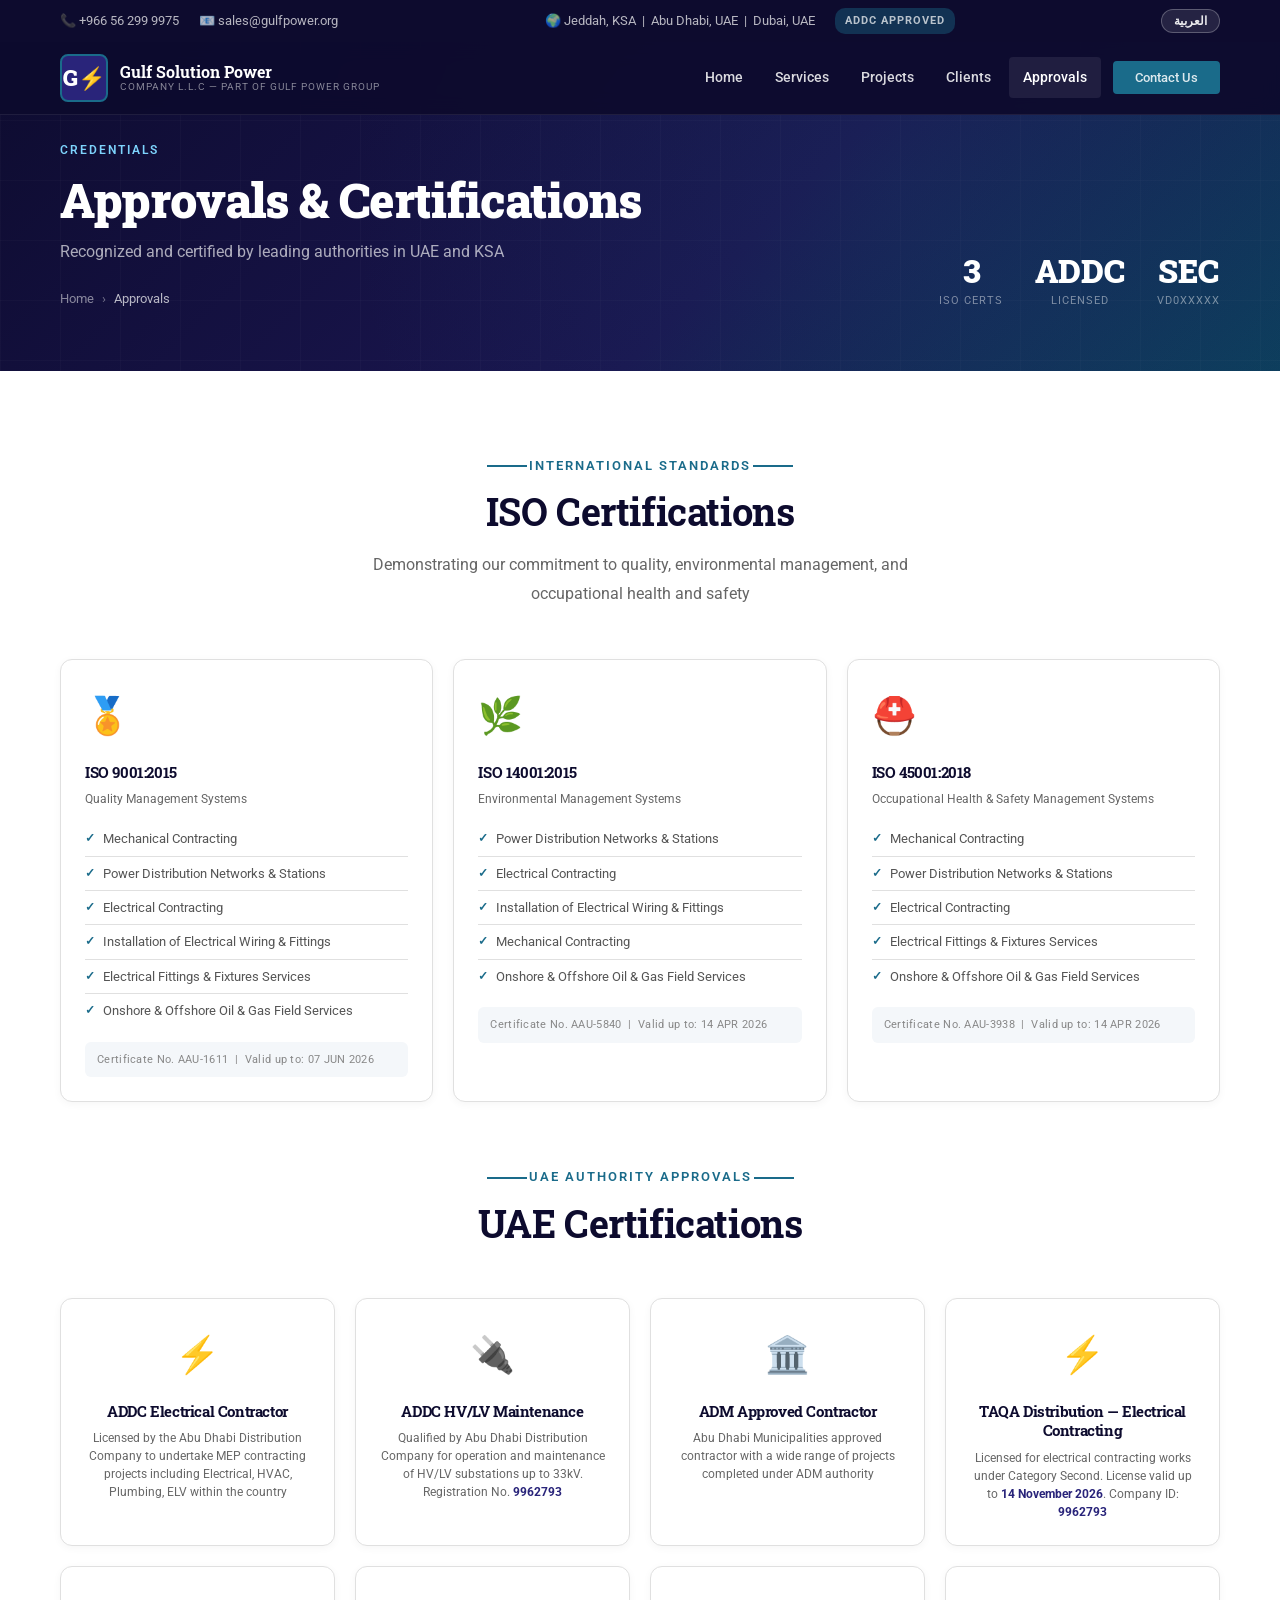
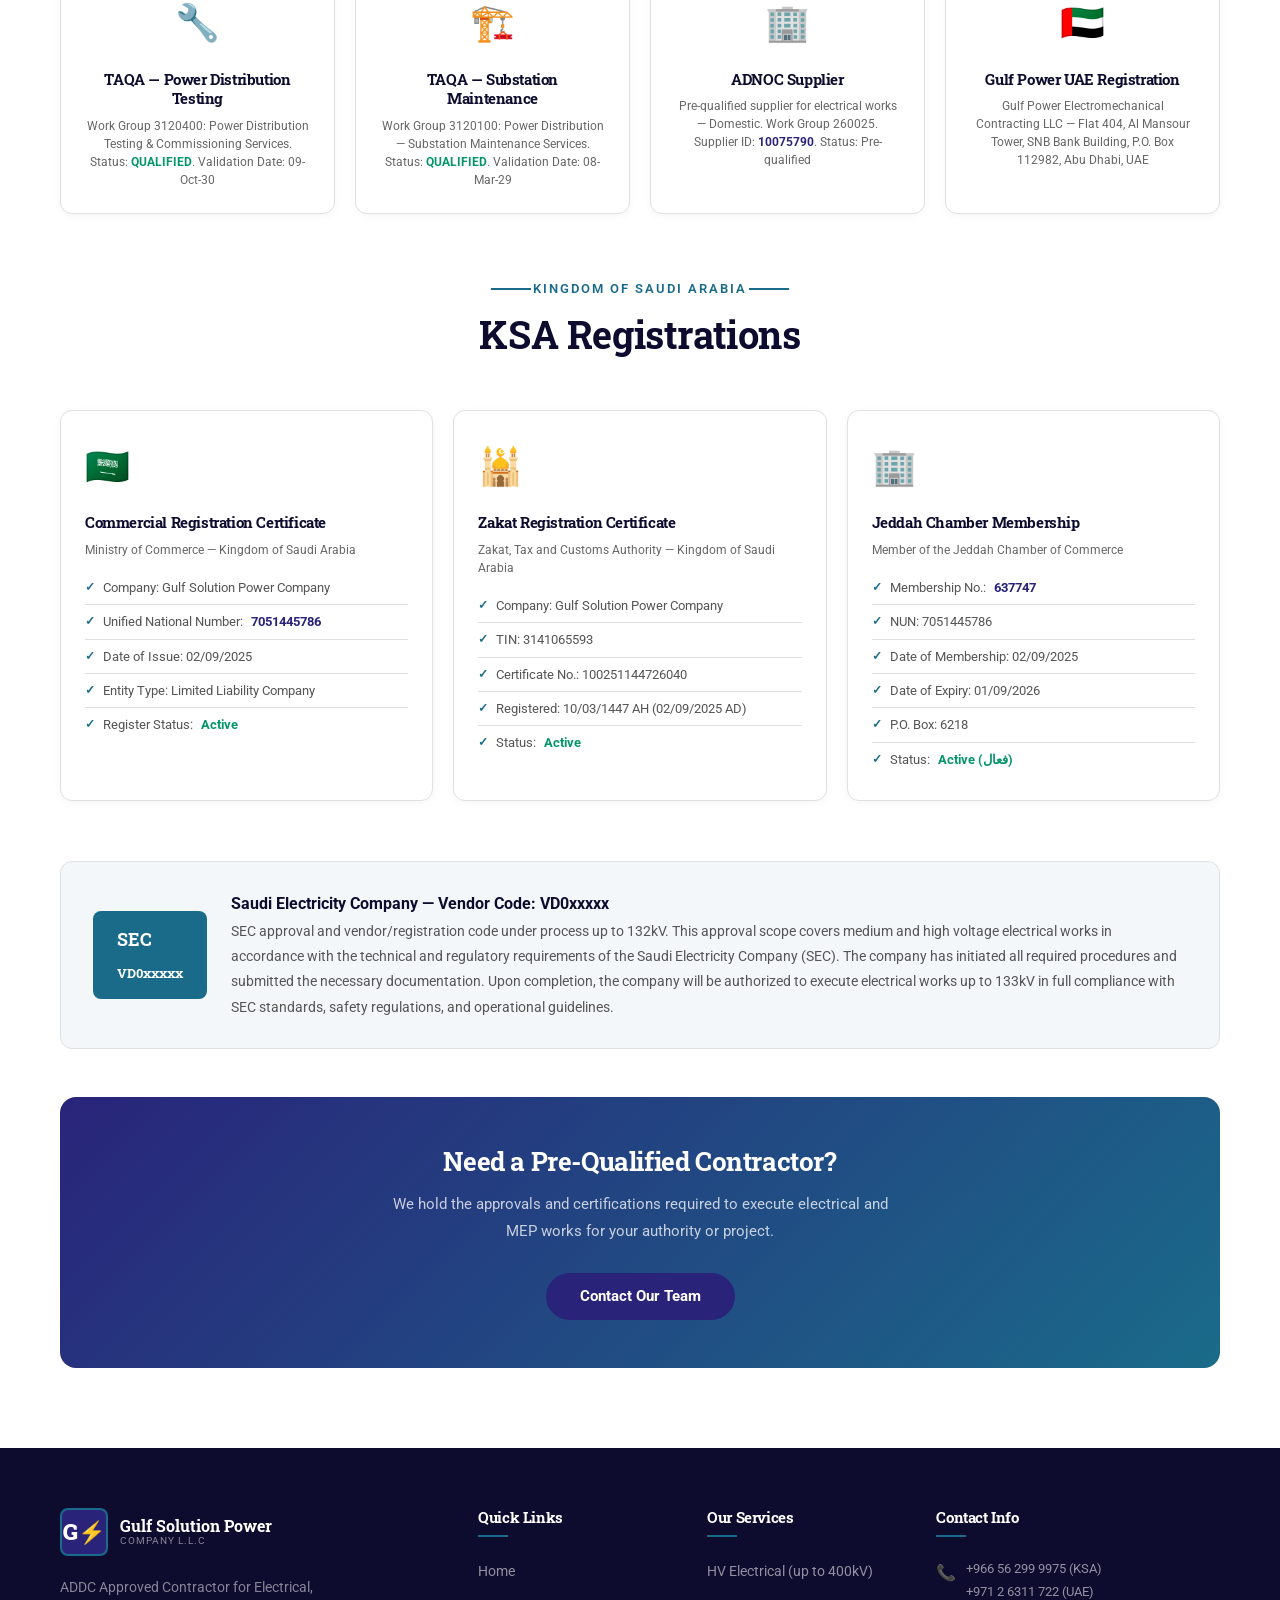
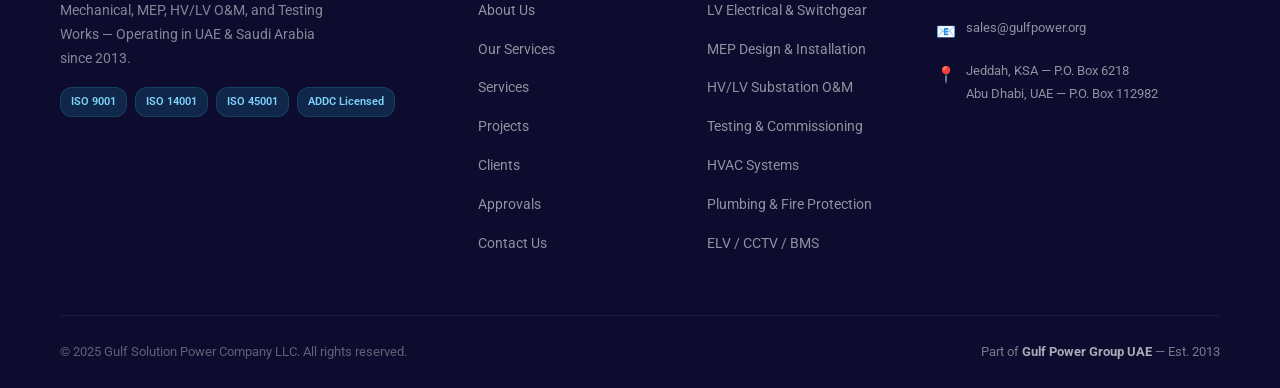
<file: approvals.html>
<!DOCTYPE html>
<html lang="en">
<head>
  <meta charset="UTF-8" />
  <meta name="viewport" content="width=device-width, initial-scale=1.0" />
  <title>Approvals & Certifications — Gulf Solution Power Company LLC</title>
  <meta name="description" content="ISO 9001, ISO 14001, ISO 45001, ADDC Electrical Contractor, ADDC HV/LV Maintenance, ADM Approved, TAQA Qualified, SEC Vendor VD042735." />
  <link rel="preconnect" href="https://fonts.googleapis.com" />
  <link rel="preconnect" href="https://fonts.gstatic.com" crossorigin />
  <link href="https://fonts.googleapis.com/css2?family=Roboto:wght@300;400;500;700;900&family=Roboto+Slab:wght@400;600;700;900&family=Cairo:wght@400;500;600;700;900&display=swap" rel="stylesheet" />
  <link rel="stylesheet" href="assets/css/style.css" />
</head>
<body>

<!-- PAGE LOADER -->
<div id="page-loader">
  <div class="loader-inner">
    <div class="loader-logo">GULF <span>⚡</span> POWER</div>
    <div class="loader-bar"><div class="loader-bar-inner"></div></div>
  </div>
</div>

<!-- ============ HEADER ============ -->
<header id="site-header">
  <div class="header-top">
    <div class="container">
      <div class="header-top-left">
        <span>📞 +966 56 299 9975</span>
        <span>📧 sales@gulfpower.org</span>
      </div>
      <div class="header-top-right">
        <span data-i18n-html="common.topbar_location">🌍 Jeddah, KSA &nbsp;|&nbsp; Abu Dhabi, UAE &nbsp;|&nbsp; Dubai, UAE</span>
        <span data-i18n="common.topbar_badge" style="background:rgba(26,107,138,0.4);padding:3px 10px;border-radius:10px;font-size:11px;font-weight:700;letter-spacing:1px;">ADDC APPROVED</span>
      </div>
      <div class="lang-switcher-container">
          <button id="lang-toggle-btn" onclick="toggleLanguage()">العربية</button>
     </div>
    </div>
  </div>
  <div class="header-main">
    <div class="container">
      <a href="index.html" class="site-logo">
        <div class="logo-icon">G<i class="lightning">⚡</i></div>
        <div class="logo-text">
          <span class="name">Gulf Solution Power</span>
          <span class="tagline" data-i18n="common.logo_tagline">Company L.L.C — Part of Gulf Power Group</span>
        </div>
      </a>
      <nav class="main-nav">
        <ul>
          <li><a href="index.html" data-i18n="common.nav_home">Home</a></li>
          <li><a href="services.html" data-i18n="common.nav_services">Services</a></li>
          <li><a href="projects.html" data-i18n="common.nav_projects">Projects</a></li>
          <li><a href="clients.html" data-i18n="common.nav_clients">Clients</a></li>
          <li class="active"><a href="approvals.html" data-i18n="common.nav_approvals">Approvals</a></li>
          <li><a href="contact.html" class="btn btn-secondary" data-i18n="common.nav_contact">Contact Us</a></li>
        </ul>
      </nav>
      <button class="hamburger" aria-label="Open menu">
        <span></span><span></span><span></span>
      </button>
    </div>
  </div>
  <nav class="mobile-nav">
    <ul>
      <li><a href="index.html" data-i18n="common.nav_home">Home</a></li>
      <li><a href="services.html" data-i18n="common.nav_services">Services</a></li>
      <li><a href="projects.html" data-i18n="common.nav_projects">Projects</a></li>
      <li><a href="clients.html" data-i18n="common.nav_clients">Clients</a></li>
      <li><a href="approvals.html" data-i18n="common.nav_approvals">Approvals</a></li>
      <li><a href="contact.html" data-i18n="common.nav_contact">Contact Us</a></li>
    </ul>
  </nav>
</header>

<!-- ============ PAGE BANNER ============ -->
<div class="page-banner">
  <div class="page-banner-bg"></div>
  <div class="container">
    <div class="page-banner-content">
      <span class="subtitle-tag" data-i18n="approvals.banner_tag">Credentials</span>
      <h1 data-i18n-html="approvals.banner_title">Approvals &amp; Certifications</h1>
      <p data-i18n="approvals.banner_desc">Recognized and certified by leading authorities in UAE and KSA</p>
      <div class="breadcrumb">
        <a href="index.html" data-i18n="common.nav_home">Home</a>
        <span>›</span>
        <span data-i18n="common.nav_approvals">Approvals</span>
      </div>
    </div>
    <div class="page-banner-stats">
      <div class="banner-stat"><span class="num">3</span><span class="lbl" data-i18n="approvals.stat_iso">ISO Certs</span></div>
      <div class="banner-stat"><span class="num">ADDC</span><span class="lbl" data-i18n="approvals.stat_addc">Licensed</span></div>
      <div class="banner-stat"><span class="num">SEC</span><span class="lbl">VD0xxxxx</span></div>
    </div>
  </div>
</div>

<!-- ============ APPROVALS ============ -->
<section id="approvals" class="section">
  <div class="container">

    <!-- ISO -->
    <div class="section-header fade-in">
      <span class="subtitle" data-i18n="approvals.iso_subtitle">International Standards</span>
      <h2 data-i18n="approvals.iso_heading">ISO Certifications</h2>
      <p data-i18n="approvals.iso_desc">Demonstrating our commitment to quality, environmental management, and occupational health and safety</p>
    </div>
    <div class="approvals-grid fade-in" style="grid-template-columns:repeat(3,1fr);margin-bottom:60px;">
      <div class="approval-card approval-card-lg">
        <div class="approval-icon">🏅</div>
        <h4 data-i18n="approvals.iso1_title">ISO 9001:2015</h4>
        <p style="margin-bottom:14px;" data-i18n="approvals.iso1_desc">Quality Management Systems</p>
        <ul class="approval-list">
          <li data-i18n="approvals.iso1_li1">Mechanical Contracting</li>
          <li data-i18n-html="approvals.iso1_li2">Power Distribution Networks &amp; Stations</li>
          <li data-i18n="approvals.iso1_li3">Electrical Contracting</li>
          <li data-i18n-html="approvals.iso1_li4">Installation of Electrical Wiring &amp; Fittings</li>
          <li data-i18n-html="approvals.iso1_li5">Electrical Fittings &amp; Fixtures Services</li>
          <li data-i18n-html="approvals.iso1_li6">Onshore &amp; Offshore Oil &amp; Gas Field Services</li>
        </ul>
        <div class="approval-meta" data-i18n-html="approvals.iso1_meta">Certificate No. AAU-1611 &nbsp;|&nbsp; Valid up to: 07 JUN 2026</div>
      </div>
      <div class="approval-card approval-card-lg">
        <div class="approval-icon">🌿</div>
        <h4 data-i18n="approvals.iso2_title">ISO 14001:2015</h4>
        <p style="margin-bottom:14px;" data-i18n="approvals.iso2_desc">Environmental Management Systems</p>
        <ul class="approval-list">
          <li data-i18n-html="approvals.iso2_li1">Power Distribution Networks &amp; Stations</li>
          <li data-i18n="approvals.iso2_li2">Electrical Contracting</li>
          <li data-i18n-html="approvals.iso2_li3">Installation of Electrical Wiring &amp; Fittings</li>
          <li data-i18n="approvals.iso2_li4">Mechanical Contracting</li>
          <li data-i18n-html="approvals.iso2_li5">Onshore &amp; Offshore Oil &amp; Gas Field Services</li>
        </ul>
        <div class="approval-meta" data-i18n-html="approvals.iso2_meta">Certificate No. AAU-5840 &nbsp;|&nbsp; Valid up to: 14 APR 2026</div>
      </div>
      <div class="approval-card approval-card-lg">
        <div class="approval-icon">⛑️</div>
        <h4 data-i18n="approvals.iso3_title">ISO 45001:2018</h4>
        <p style="margin-bottom:14px;" data-i18n-html="approvals.iso3_desc">Occupational Health &amp; Safety Management Systems</p>
        <ul class="approval-list">
          <li data-i18n="approvals.iso3_li1">Mechanical Contracting</li>
          <li data-i18n-html="approvals.iso3_li2">Power Distribution Networks &amp; Stations</li>
          <li data-i18n="approvals.iso3_li3">Electrical Contracting</li>
          <li data-i18n-html="approvals.iso3_li4">Electrical Fittings &amp; Fixtures Services</li>
          <li data-i18n-html="approvals.iso3_li5">Onshore &amp; Offshore Oil &amp; Gas Field Services</li>
        </ul>
        <div class="approval-meta" data-i18n-html="approvals.iso3_meta">Certificate No. AAU-3938 &nbsp;|&nbsp; Valid up to: 14 APR 2026</div>
      </div>
    </div>

    <!-- UAE Approvals -->
    <div class="section-header fade-in">
      <span class="subtitle" data-i18n="approvals.uae_subtitle">UAE Authority Approvals</span>
      <h2 data-i18n="approvals.uae_heading">UAE Certifications</h2>
    </div>
    <div class="approvals-grid fade-in" style="margin-bottom:60px;">
      <div class="approval-card">
        <div class="approval-icon">⚡</div>
        <h4 data-i18n="approvals.u1_title">ADDC Electrical Contractor</h4>
        <p data-i18n="approvals.u1_desc">Licensed by the Abu Dhabi Distribution Company to undertake MEP contracting projects including Electrical, HVAC, Plumbing, ELV within the country</p>
      </div>
      <div class="approval-card">
        <div class="approval-icon">🔌</div>
        <h4 data-i18n="approvals.u2_title">ADDC HV/LV Maintenance</h4>
        <p data-i18n-html="approvals.u2_desc">Qualified by Abu Dhabi Distribution Company for operation and maintenance of HV/LV substations up to 33kV. Registration No. <strong style="color:var(--color-primary);">9962793</strong></p>
      </div>
      <div class="approval-card">
        <div class="approval-icon">🏛️</div>
        <h4 data-i18n="approvals.u3_title">ADM Approved Contractor</h4>
        <p data-i18n="approvals.u3_desc">Abu Dhabi Municipalities approved contractor with a wide range of projects completed under ADM authority</p>
      </div>
      <div class="approval-card">
        <div class="approval-icon">⚡</div>
        <h4 data-i18n="approvals.u4_title">TAQA Distribution — Electrical Contracting</h4>
        <p data-i18n-html="approvals.u4_desc">Licensed for electrical contracting works under Category Second. License valid up to <strong style="color:var(--color-primary);">14 November 2026</strong>. Company ID: <strong style="color:var(--color-primary);">9962793</strong></p>
      </div>
      <div class="approval-card">
        <div class="approval-icon">🔧</div>
        <h4 data-i18n="approvals.u5_title">TAQA — Power Distribution Testing</h4>
        <p data-i18n-html="approvals.u5_desc">Work Group 3120400: Power Distribution Testing &amp; Commissioning Services. Status: <strong style="color:#059669;">QUALIFIED</strong>. Validation Date: 09-Oct-30</p>
      </div>
      <div class="approval-card">
        <div class="approval-icon">🏗️</div>
        <h4 data-i18n="approvals.u6_title">TAQA — Substation Maintenance</h4>
        <p data-i18n-html="approvals.u6_desc">Work Group 3120100: Power Distribution — Substation Maintenance Services. Status: <strong style="color:#059669;">QUALIFIED</strong>. Validation Date: 08-Mar-29</p>
      </div>
      <div class="approval-card">
        <div class="approval-icon">🏢</div>
        <h4 data-i18n="approvals.u7_title">ADNOC Supplier</h4>
        <p data-i18n-html="approvals.u7_desc">Pre-qualified supplier for electrical works — Domestic. Work Group 260025. Supplier ID: <strong style="color:var(--color-primary);">10075790</strong>. Status: Pre-qualified</p>
      </div>
      <div class="approval-card">
        <div class="approval-icon">🇦🇪</div>
        <h4 data-i18n="approvals.u8_title">Gulf Power UAE Registration</h4>
        <p data-i18n="approvals.u8_desc">Gulf Power Electromechanical Contracting LLC — Flat 404, Al Mansour Tower, SNB Bank Building, P.O. Box 112982, Abu Dhabi, UAE</p>
      </div>
    </div>

    <!-- KSA Approvals -->
    <div class="section-header fade-in">
      <span class="subtitle" data-i18n="approvals.ksa_subtitle">Kingdom of Saudi Arabia</span>
      <h2 data-i18n="approvals.ksa_heading">KSA Registrations</h2>
    </div>
    <div class="approvals-grid fade-in" style="grid-template-columns:repeat(3,1fr);margin-bottom:60px;">
      <div class="approval-card approval-card-lg">
        <div class="approval-icon">🇸🇦</div>
        <h4 data-i18n="approvals.k1_title">Commercial Registration Certificate</h4>
        <p style="margin-bottom:12px;" data-i18n="approvals.k1_desc">Ministry of Commerce — Kingdom of Saudi Arabia</p>
        <ul class="approval-list">
          <li data-i18n="approvals.k1_li1">Company: Gulf Solution Power Company</li>
          <li data-i18n-html="approvals.k1_li2">Unified National Number: <strong style="color:var(--color-primary);">7051445786</strong></li>
          <li data-i18n="approvals.k1_li3">Date of Issue: 02/09/2025</li>
          <li data-i18n="approvals.k1_li4">Entity Type: Limited Liability Company</li>
          <li data-i18n-html="approvals.k1_li5">Register Status: <strong style="color:#059669;">Active</strong></li>
        </ul>
      </div>
      <div class="approval-card approval-card-lg">
        <div class="approval-icon">🕌</div>
        <h4 data-i18n="approvals.k2_title">Zakat Registration Certificate</h4>
        <p style="margin-bottom:12px;" data-i18n="approvals.k2_desc">Zakat, Tax and Customs Authority — Kingdom of Saudi Arabia</p>
        <ul class="approval-list">
          <li data-i18n="approvals.k2_li1">Company: Gulf Solution Power Company</li>
          <li data-i18n="approvals.k2_li2">TIN: 3141065593</li>
          <li data-i18n="approvals.k2_li3">Certificate No.: 100251144726040</li>
          <li data-i18n="approvals.k2_li4">Registered: 10/03/1447 AH (02/09/2025 AD)</li>
          <li data-i18n-html="approvals.k2_li5">Status: <strong style="color:#059669;">Active</strong></li>
        </ul>
      </div>
      <div class="approval-card approval-card-lg">
        <div class="approval-icon">🏢</div>
        <h4 data-i18n="approvals.k3_title">Jeddah Chamber Membership</h4>
        <p style="margin-bottom:12px;" data-i18n="approvals.k3_desc">Member of the Jeddah Chamber of Commerce</p>
        <ul class="approval-list">
          <li data-i18n-html="approvals.k3_li1">Membership No.: <strong style="color:var(--color-primary);">637747</strong></li>
          <li data-i18n="approvals.k3_li2">NUN: 7051445786</li>
          <li data-i18n="approvals.k3_li3">Date of Membership: 02/09/2025</li>
          <li data-i18n="approvals.k3_li4">Date of Expiry: 01/09/2026</li>
          <li data-i18n="approvals.k3_li5">P.O. Box: 6218</li>
          <li data-i18n-html="approvals.k3_li6">Status: <strong style="color:#059669;">Active (فعال)</strong></li>
        </ul>
      </div>
    </div>

    <!-- SEC Vendor -->
    <div class="sec-vendor fade-in">
      <div class="sec-badge">SEC<br><span style="font-size:13px;">VD0xxxxx</span></div>
      <div>
        <strong data-i18n="approvals.sec_title">Saudi Electricity Company</strong>
        <p data-i18n="approvals.sec_desc">
          SEC approval and vendor/registration code under process up to 132kV. This approval scope covers medium and
          high voltage electrical works in accordance with the technical and regulatory requirements of the Saudi
          Electricity Company (SEC). The company has initiated all required procedures and submitted the necessary
          documentation. Upon completion, the company will be authorized to execute electrical works up to 133kV in
          full compliance with SEC standards, safety regulations, and operational guidelines.
        </p>
      </div>
    </div>

    <!-- CTA -->
    <div class="projects-cta fade-in" style="margin-top:48px;">
      <div class="projects-cta-inner">
        <h3 data-i18n="approvals.cta_title">Need a Pre-Qualified Contractor?</h3>
        <p data-i18n="approvals.cta_desc">We hold the approvals and certifications required to execute electrical and MEP works for your authority or project.</p>
        <a href="contact.html" class="btn btn-primary" data-i18n="approvals.cta_btn">Contact Our Team</a>
      </div>
    </div>

  </div>
</section>

<!-- ============ FOOTER ============ -->
<footer id="footer">
  <div class="container">
    <div class="footer-grid">
      <div class="footer-brand">
        <a href="index.html" class="site-logo">
          <div class="logo-icon">G<i class="lightning">⚡</i></div>
          <div class="logo-text">
            <span class="name">Gulf Solution Power</span>
            <span class="tagline" data-i18n="common.logo_tagline_short">Company L.L.C</span>
          </div>
        </a>
        <p data-i18n-html="common.footer_tagline">ADDC Approved Contractor for Electrical, Mechanical, MEP, HV/LV O&amp;M, and Testing Works — Operating in UAE &amp; Saudi Arabia since 2013.</p>
        <div style="margin-top:16px;display:flex;gap:8px;flex-wrap:wrap;">
          <span style="background:rgba(26,107,138,0.3);border:1px solid rgba(26,107,138,0.4);color:#7dd3fc;padding:4px 10px;border-radius:12px;font-size:11px;font-weight:600;">ISO 9001</span>
          <span style="background:rgba(26,107,138,0.3);border:1px solid rgba(26,107,138,0.4);color:#7dd3fc;padding:4px 10px;border-radius:12px;font-size:11px;font-weight:600;">ISO 14001</span>
          <span style="background:rgba(26,107,138,0.3);border:1px solid rgba(26,107,138,0.4);color:#7dd3fc;padding:4px 10px;border-radius:12px;font-size:11px;font-weight:600;">ISO 45001</span>
          <span style="background:rgba(26,107,138,0.3);border:1px solid rgba(26,107,138,0.4);color:#7dd3fc;padding:4px 10px;border-radius:12px;font-size:11px;font-weight:600;" data-i18n="home.cert_addc">ADDC Licensed</span>
        </div>
      </div>
      <div class="footer-col">
        <h4 data-i18n="common.footer_quicklinks">Quick Links</h4>
        <ul>
          <li><a href="index.html" data-i18n="common.nav_home">Home</a></li>
          <li><a href="index.html#about" data-i18n="common.footer_about">About Us</a></li>
          <li><a href="index.html#services" data-i18n="common.footer_our_services">Our Services</a></li>
          <li><a href="services.html" data-i18n="common.nav_services">Services</a></li>
          <li><a href="projects.html" data-i18n="common.nav_projects">Projects</a></li>
          <li><a href="clients.html" data-i18n="common.nav_clients">Clients</a></li>
          <li><a href="approvals.html" data-i18n="common.nav_approvals">Approvals</a></li>
          <li><a href="contact.html" data-i18n="common.nav_contact">Contact Us</a></li>
        </ul>
      </div>
      <div class="footer-col">
        <h4 data-i18n="common.footer_services_heading">Our Services</h4>
        <ul>
          <li><a href="index.html#services" data-i18n="common.svc_hv">HV Electrical (up to 400kV)</a></li>
          <li><a href="index.html#services" data-i18n-html="common.svc_lv">LV Electrical &amp; Switchgear</a></li>
          <li><a href="index.html#services" data-i18n-html="common.svc_mep">MEP Design &amp; Installation</a></li>
          <li><a href="index.html#services" data-i18n-html="common.svc_hvlv_om">HV/LV Substation O&amp;M</a></li>
          <li><a href="index.html#services" data-i18n-html="common.svc_testing">Testing &amp; Commissioning</a></li>
          <li><a href="index.html#services" data-i18n="common.svc_hvac">HVAC Systems</a></li>
          <li><a href="index.html#services" data-i18n-html="common.svc_plumbing">Plumbing &amp; Fire Protection</a></li>
          <li><a href="index.html#services" data-i18n="common.svc_elv">ELV / CCTV / BMS</a></li>
        </ul>
      </div>
      <div class="footer-col">
        <h4 data-i18n="common.footer_contact_heading">Contact Info</h4>
        <div class="footer-contact-item"><span class="icon">📞</span><div class="text"><a href="tel:+966562999975">+966 56 299 9975</a> (KSA)<br><a href="tel:+97126311722">+971 2 6311 722</a> (UAE)</div></div>
        <div class="footer-contact-item"><span class="icon">📧</span><div class="text"><a href="mailto:sales@gulfpower.org">sales@gulfpower.org</a></div></div>
        <div class="footer-contact-item"><span class="icon">📍</span><div class="text">Jeddah, KSA — P.O. Box 6218<br>Abu Dhabi, UAE — P.O. Box 112982</div></div>

      </div>
    </div>
    <div class="footer-bottom">
      <p data-i18n="common.footer_copyright">&copy; 2025 Gulf Solution Power Company LLC. All rights reserved.</p>
      <p class="group-info" data-i18n-html="common.footer_group_info">Part of <strong>Gulf Power Group UAE</strong> — Est. 2013</p>
    </div>
  </div>
</footer>

<button id="back-to-top" title="Back to top">↑</button>
<script src="assets/js/i18n.js"></script>
<script src="assets/js/main.js"></script>
</body>
</html>
</file>
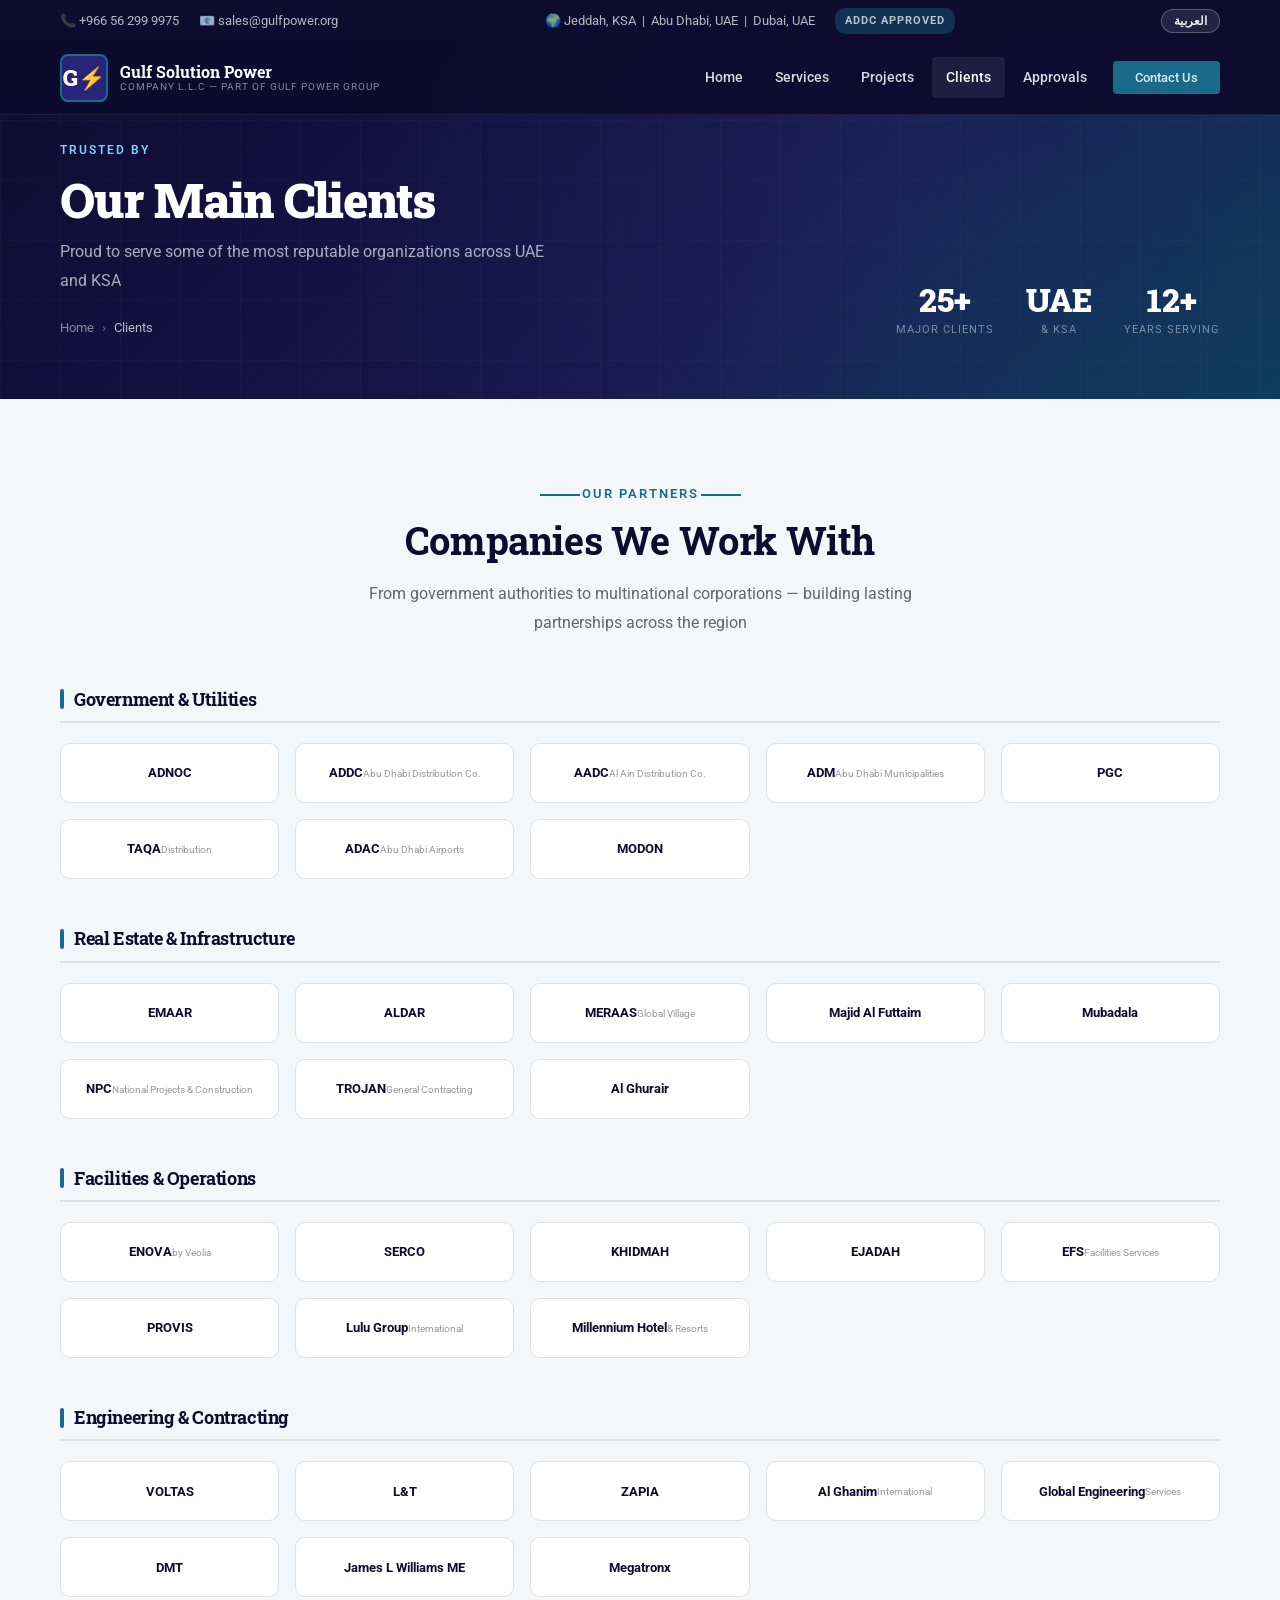
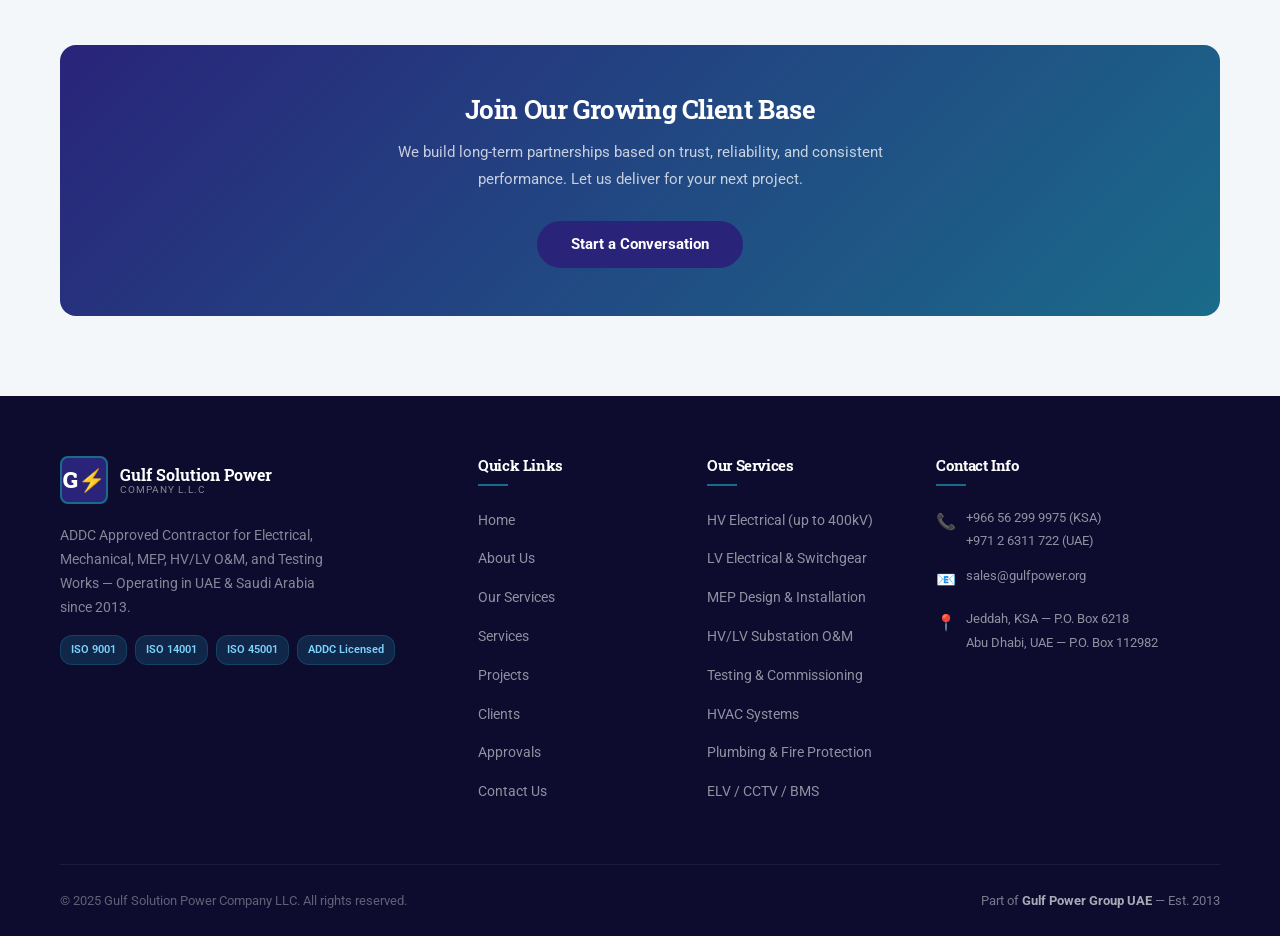
<file: clients.html>
<!DOCTYPE html>
<html lang="en">
<head>
  <meta charset="UTF-8" />
  <meta name="viewport" content="width=device-width, initial-scale=1.0" />
  <title>Our Clients — Gulf Solution Power Company LLC</title>
  <meta name="description" content="Trusted by leading organizations across UAE and KSA — ADNOC, ADDC, EMAAR, ALDAR, NPC, TAQA and more." />
  <link rel="preconnect" href="https://fonts.googleapis.com" />
  <link rel="preconnect" href="https://fonts.gstatic.com" crossorigin />
  <link href="https://fonts.googleapis.com/css2?family=Roboto:wght@300;400;500;700;900&family=Roboto+Slab:wght@400;600;700;900&family=Cairo:wght@400;500;600;700;900&display=swap" rel="stylesheet" />
  <link rel="stylesheet" href="assets/css/style.css" />
</head>
<body>

<!-- PAGE LOADER -->
<div id="page-loader">
  <div class="loader-inner">
    <div class="loader-logo">GULF <span>⚡</span> POWER</div>
    <div class="loader-bar"><div class="loader-bar-inner"></div></div>
  </div>
</div>

<!-- ============ HEADER ============ -->
<header id="site-header">
  <div class="header-top">
    <div class="container">
      <div class="header-top-left">
        <span>📞 +966 56 299 9975</span>
        <span>📧 sales@gulfpower.org</span>
      </div>
      <div class="header-top-right">
        <span data-i18n-html="common.topbar_location">🌍 Jeddah, KSA &nbsp;|&nbsp; Abu Dhabi, UAE &nbsp;|&nbsp; Dubai, UAE</span>
        <span data-i18n="common.topbar_badge" style="background:rgba(26,107,138,0.4);padding:3px 10px;border-radius:10px;font-size:11px;font-weight:700;letter-spacing:1px;">ADDC APPROVED</span>
      </div>
      <div class="lang-switcher-container">
          <button id="lang-toggle-btn" onclick="toggleLanguage()">العربية</button>
     </div>
    </div>
  </div>
  <div class="header-main">
    <div class="container">
      <a href="index.html" class="site-logo">
        <div class="logo-icon">G<i class="lightning">⚡</i></div>
        <div class="logo-text">
          <span class="name">Gulf Solution Power</span>
          <span class="tagline" data-i18n="common.logo_tagline">Company L.L.C — Part of Gulf Power Group</span>
        </div>
      </a>
      <nav class="main-nav">
        <ul>
          <li><a href="index.html" data-i18n="common.nav_home">Home</a></li>
          <li><a href="services.html" data-i18n="common.nav_services">Services</a></li>
          <li><a href="projects.html" data-i18n="common.nav_projects">Projects</a></li>
          <li class="active"><a href="clients.html" data-i18n="common.nav_clients">Clients</a></li>
          <li><a href="approvals.html" data-i18n="common.nav_approvals">Approvals</a></li>
          <li><a href="contact.html" class="btn btn-secondary" data-i18n="common.nav_contact">Contact Us</a></li>
        </ul>
      </nav>
      <button class="hamburger" aria-label="Open menu">
        <span></span><span></span><span></span>
      </button>
    </div>
  </div>
  <nav class="mobile-nav">
    <ul>
      <li><a href="index.html" data-i18n="common.nav_home">Home</a></li>
      <li><a href="services.html" data-i18n="common.nav_services">Services</a></li>
      <li><a href="projects.html" data-i18n="common.nav_projects">Projects</a></li>
      <li><a href="clients.html" data-i18n="common.nav_clients">Clients</a></li>
      <li><a href="approvals.html" data-i18n="common.nav_approvals">Approvals</a></li>
      <li><a href="contact.html" data-i18n="common.nav_contact">Contact Us</a></li>
    </ul>
  </nav>
</header>

<!-- ============ PAGE BANNER ============ -->
<div class="page-banner">
  <div class="page-banner-bg"></div>
  <div class="container">
    <div class="page-banner-content">
      <span class="subtitle-tag" data-i18n="clients.banner_tag">Trusted By</span>
      <h1 data-i18n="clients.banner_title">Our Main Clients</h1>
      <p data-i18n="clients.banner_desc">Proud to serve some of the most reputable organizations across UAE and KSA</p>
      <div class="breadcrumb">
        <a href="index.html" data-i18n="common.nav_home">Home</a>
        <span>›</span>
        <span data-i18n="common.nav_clients">Clients</span>
      </div>
    </div>
    <div class="page-banner-stats">
      <div class="banner-stat"><span class="num">25+</span><span class="lbl" data-i18n="clients.stat_clients">Major Clients</span></div>
      <div class="banner-stat"><span class="num">UAE</span><span class="lbl" data-i18n-html="clients.stat_uae_ksa">&amp; KSA</span></div>
      <div class="banner-stat"><span class="num">12+</span><span class="lbl" data-i18n="clients.stat_years">Years Serving</span></div>
    </div>
  </div>
</div>

<!-- ============ CLIENTS ============ -->
<section id="clients" class="section">
  <div class="container">

    <div class="section-header fade-in">
      <span class="subtitle" data-i18n="clients.section_subtitle">Our Partners</span>
      <h2 data-i18n="clients.section_heading">Companies We Work With</h2>
      <p data-i18n="clients.section_desc">From government authorities to multinational corporations — building lasting partnerships across the region</p>
    </div>

    <!-- Government & Utilities -->
    <div class="clients-category fade-in">
      <h3 class="clients-cat-title" data-i18n-html="clients.cat1">Government &amp; Utilities</h3>
      <div class="clients-grid">
        <div class="client-item">ADNOC</div>
        <div class="client-item">ADDC<span class="client-sub" data-i18n="clients.sub_addc">Abu Dhabi Distribution Co.</span></div>
        <div class="client-item">AADC<span class="client-sub" data-i18n="clients.sub_aadc">Al Ain Distribution Co.</span></div>
        <div class="client-item">ADM<span class="client-sub" data-i18n="clients.sub_adm">Abu Dhabi Municipalities</span></div>
        <div class="client-item">PGC</div>
        <div class="client-item">TAQA<span class="client-sub" data-i18n="clients.sub_taqa">Distribution</span></div>
        <div class="client-item">ADAC<span class="client-sub" data-i18n="clients.sub_adac">Abu Dhabi Airports</span></div>
        <div class="client-item">MODON</div>
      </div>
    </div>

    <!-- Real Estate & Infrastructure -->
    <div class="clients-category fade-in">
      <h3 class="clients-cat-title" data-i18n-html="clients.cat2">Real Estate &amp; Infrastructure</h3>
      <div class="clients-grid">
        <div class="client-item">EMAAR</div>
        <div class="client-item">ALDAR</div>
        <div class="client-item">MERAAS<span class="client-sub" data-i18n="clients.sub_meraas">Global Village</span></div>
        <div class="client-item">Majid Al Futtaim</div>
        <div class="client-item">Mubadala</div>
        <div class="client-item">NPC<span class="client-sub" data-i18n-html="clients.sub_npc">National Projects &amp; Construction</span></div>
        <div class="client-item">TROJAN<span class="client-sub" data-i18n="clients.sub_trojan">General Contracting</span></div>
        <div class="client-item">Al Ghurair</div>
      </div>
    </div>

    <!-- Facilities & Operations -->
    <div class="clients-category fade-in">
      <h3 class="clients-cat-title" data-i18n-html="clients.cat3">Facilities &amp; Operations</h3>
      <div class="clients-grid">
        <div class="client-item">ENOVA<span class="client-sub" data-i18n="clients.sub_enova">by Veolia</span></div>
        <div class="client-item">SERCO</div>
        <div class="client-item">KHIDMAH</div>
        <div class="client-item">EJADAH</div>
        <div class="client-item">EFS<span class="client-sub" data-i18n="clients.sub_efs">Facilities Services</span></div>
        <div class="client-item">PROVIS</div>
        <div class="client-item">Lulu Group<span class="client-sub" data-i18n="clients.sub_lulu">International</span></div>
        <div class="client-item">Millennium Hotel<span class="client-sub" data-i18n-html="clients.sub_millennium">&amp; Resorts</span></div>
      </div>
    </div>

    <!-- Engineering & Contracting -->
    <div class="clients-category fade-in">
      <h3 class="clients-cat-title" data-i18n-html="clients.cat4">Engineering &amp; Contracting</h3>
      <div class="clients-grid">
        <div class="client-item">VOLTAS</div>
        <div class="client-item">L&amp;T</div>
        <div class="client-item">ZAPIA</div>
        <div class="client-item">Al Ghanim<span class="client-sub" data-i18n="clients.sub_alghanim">International</span></div>
        <div class="client-item">Global Engineering<span class="client-sub" data-i18n="clients.sub_global_eng">Services</span></div>
        <div class="client-item">DMT</div>
        <div class="client-item">James L Williams ME</div>
        <div class="client-item">Megatronx</div>
      </div>
    </div>

    <!-- CTA -->
    <div class="projects-cta fade-in">
      <div class="projects-cta-inner">
        <h3 data-i18n="clients.cta_title">Join Our Growing Client Base</h3>
        <p data-i18n="clients.cta_desc">We build long-term partnerships based on trust, reliability, and consistent performance. Let us deliver for your next project.</p>
        <a href="contact.html" class="btn btn-primary" data-i18n="clients.cta_btn">Start a Conversation</a>
      </div>
    </div>
  </div>
</section>

<!-- ============ FOOTER ============ -->
<footer id="footer">
  <div class="container">
    <div class="footer-grid">
      <div class="footer-brand">
        <a href="index.html" class="site-logo">
          <div class="logo-icon">G<i class="lightning">⚡</i></div>
          <div class="logo-text">
            <span class="name">Gulf Solution Power</span>
            <span class="tagline" data-i18n="common.logo_tagline_short">Company L.L.C</span>
          </div>
        </a>
        <p data-i18n-html="common.footer_tagline">ADDC Approved Contractor for Electrical, Mechanical, MEP, HV/LV O&amp;M, and Testing Works — Operating in UAE &amp; Saudi Arabia since 2013.</p>
        <div style="margin-top:16px;display:flex;gap:8px;flex-wrap:wrap;">
          <span style="background:rgba(26,107,138,0.3);border:1px solid rgba(26,107,138,0.4);color:#7dd3fc;padding:4px 10px;border-radius:12px;font-size:11px;font-weight:600;">ISO 9001</span>
          <span style="background:rgba(26,107,138,0.3);border:1px solid rgba(26,107,138,0.4);color:#7dd3fc;padding:4px 10px;border-radius:12px;font-size:11px;font-weight:600;">ISO 14001</span>
          <span style="background:rgba(26,107,138,0.3);border:1px solid rgba(26,107,138,0.4);color:#7dd3fc;padding:4px 10px;border-radius:12px;font-size:11px;font-weight:600;">ISO 45001</span>
          <span style="background:rgba(26,107,138,0.3);border:1px solid rgba(26,107,138,0.4);color:#7dd3fc;padding:4px 10px;border-radius:12px;font-size:11px;font-weight:600;" data-i18n="home.cert_addc">ADDC Licensed</span>
        </div>
      </div>
      <div class="footer-col">
        <h4 data-i18n="common.footer_quicklinks">Quick Links</h4>
        <ul>
          <li><a href="index.html" data-i18n="common.nav_home">Home</a></li>
          <li><a href="index.html#about" data-i18n="common.footer_about">About Us</a></li>
          <li><a href="index.html#services" data-i18n="common.footer_our_services">Our Services</a></li>
          <li><a href="services.html" data-i18n="common.nav_services">Services</a></li>
          <li><a href="projects.html" data-i18n="common.nav_projects">Projects</a></li>
          <li><a href="clients.html" data-i18n="common.nav_clients">Clients</a></li>
          <li><a href="approvals.html" data-i18n="common.nav_approvals">Approvals</a></li>
          <li><a href="contact.html" data-i18n="common.nav_contact">Contact Us</a></li>
        </ul>
      </div>
      <div class="footer-col">
        <h4 data-i18n="common.footer_services_heading">Our Services</h4>
        <ul>
          <li><a href="index.html#services" data-i18n="common.svc_hv">HV Electrical (up to 400kV)</a></li>
          <li><a href="index.html#services" data-i18n-html="common.svc_lv">LV Electrical &amp; Switchgear</a></li>
          <li><a href="index.html#services" data-i18n-html="common.svc_mep">MEP Design &amp; Installation</a></li>
          <li><a href="index.html#services" data-i18n-html="common.svc_hvlv_om">HV/LV Substation O&amp;M</a></li>
          <li><a href="index.html#services" data-i18n-html="common.svc_testing">Testing &amp; Commissioning</a></li>
          <li><a href="index.html#services" data-i18n="common.svc_hvac">HVAC Systems</a></li>
          <li><a href="index.html#services" data-i18n-html="common.svc_plumbing">Plumbing &amp; Fire Protection</a></li>
          <li><a href="index.html#services" data-i18n="common.svc_elv">ELV / CCTV / BMS</a></li>
        </ul>
      </div>
      <div class="footer-col">
        <h4 data-i18n="common.footer_contact_heading">Contact Info</h4>
        <div class="footer-contact-item"><span class="icon">📞</span><div class="text"><a href="tel:+966562999975">+966 56 299 9975</a> (KSA)<br><a href="tel:+97126311722">+971 2 6311 722</a> (UAE)</div></div>
        <div class="footer-contact-item"><span class="icon">📧</span><div class="text"><a href="mailto:sales@gulfpower.org">sales@gulfpower.org</a></div></div>
        <div class="footer-contact-item"><span class="icon">📍</span><div class="text">Jeddah, KSA — P.O. Box 6218<br>Abu Dhabi, UAE — P.O. Box 112982</div></div>

      </div>
    </div>
    <div class="footer-bottom">
      <p data-i18n="common.footer_copyright">&copy; 2025 Gulf Solution Power Company LLC. All rights reserved.</p>
      <p class="group-info" data-i18n-html="common.footer_group_info">Part of <strong>Gulf Power Group UAE</strong> — Est. 2013</p>
    </div>
  </div>
</footer>

<button id="back-to-top" title="Back to top">↑</button>
<script src="assets/js/i18n.js"></script>
<script src="assets/js/main.js"></script>
</body>
</html>
</file>
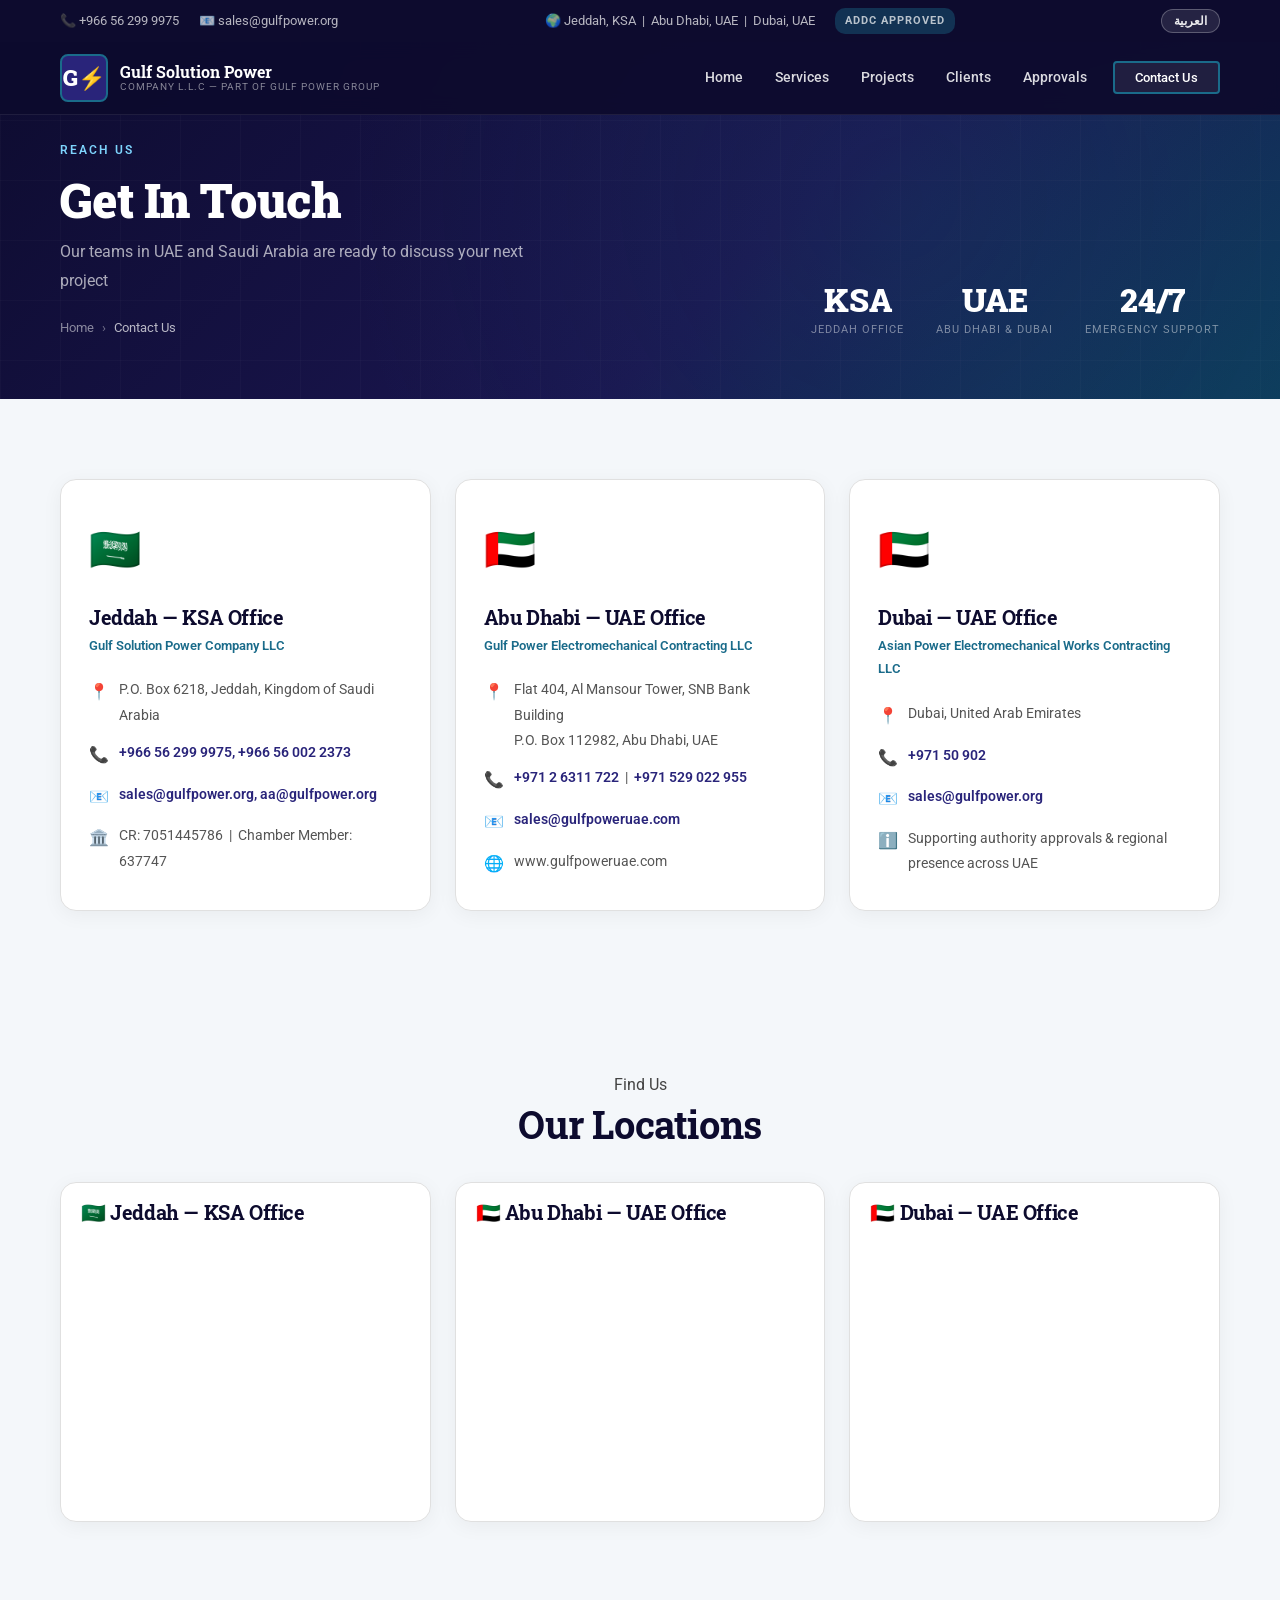
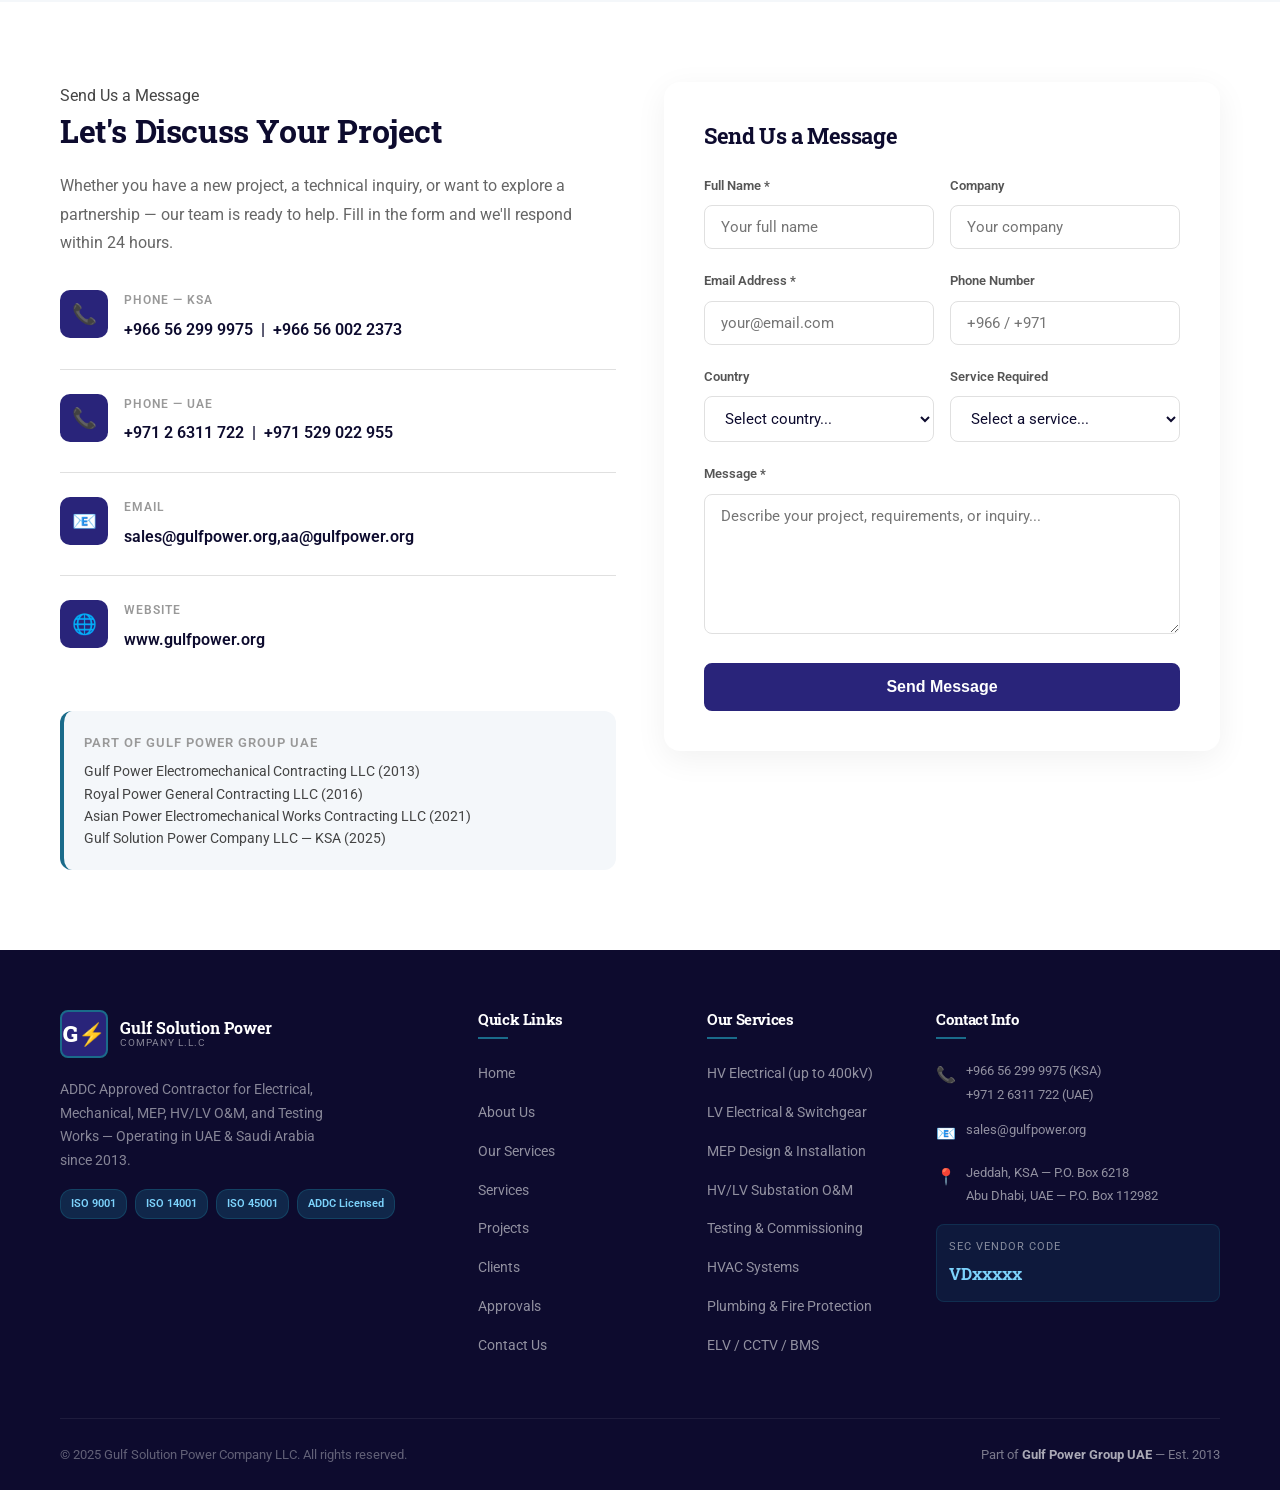
<file: contact.html>
<!DOCTYPE html>
<html lang="en">
<head>
  <meta charset="UTF-8" />
  <meta name="viewport" content="width=device-width, initial-scale=1.0" />
  <title>Contact Us — Gulf Solution Power Company LLC</title>
  <meta name="description" content="Get in touch with Gulf Solution Power Company LLC. Offices in Jeddah KSA and Abu Dhabi UAE. Phone: +966 56 299 9975 | Email: sales@gulfpower.org" />
  <link rel="preconnect" href="https://fonts.googleapis.com" />
  <link rel="preconnect" href="https://fonts.gstatic.com" crossorigin />
  <link href="https://fonts.googleapis.com/css2?family=Roboto:wght@300;400;500;700;900&family=Roboto+Slab:wght@400;600;700;900&family=Cairo:wght@400;500;600;700;900&display=swap" rel="stylesheet" />
  <link rel="stylesheet" href="assets/css/style.css" />
</head>
<body>

<!-- PAGE LOADER -->
<div id="page-loader">
  <div class="loader-inner">
    <div class="loader-logo">GULF <span>⚡</span> POWER</div>
    <div class="loader-bar"><div class="loader-bar-inner"></div></div>
  </div>
</div>

<!-- ============ HEADER ============ -->
<header id="site-header">
  <div class="header-top">
    <div class="container">
      <div class="header-top-left">
        <span>📞 +966 56 299 9975</span>
        <span>📧 sales@gulfpower.org</span>
      </div>
      <div class="header-top-right">
        <span data-i18n-html="common.topbar_location">🌍 Jeddah, KSA &nbsp;|&nbsp; Abu Dhabi, UAE &nbsp;|&nbsp; Dubai, UAE</span>
        <span data-i18n="common.topbar_badge" style="background:rgba(26,107,138,0.4);padding:3px 10px;border-radius:10px;font-size:11px;font-weight:700;letter-spacing:1px;">ADDC APPROVED</span>
      </div>
      <div class="lang-switcher-container">
          <button id="lang-toggle-btn" onclick="toggleLanguage()">العربية</button>
     </div>
    </div>
  </div>
  <div class="header-main">
    <div class="container">
      <a href="index.html" class="site-logo">
        <div class="logo-icon">G<i class="lightning">⚡</i></div>
        <div class="logo-text">
          <span class="name">Gulf Solution Power</span>
          <span class="tagline" data-i18n="common.logo_tagline">Company L.L.C — Part of Gulf Power Group</span>
        </div>
      </a>
      <nav class="main-nav">
        <ul>
          <li><a href="index.html" data-i18n="common.nav_home">Home</a></li>
          <li><a href="services.html" data-i18n="common.nav_services">Services</a></li>
          <li><a href="projects.html" data-i18n="common.nav_projects">Projects</a></li>
          <li><a href="clients.html" data-i18n="common.nav_clients">Clients</a></li>
          <li><a href="approvals.html" data-i18n="common.nav_approvals">Approvals</a></li>
          <li class="active"><a href="contact.html" class="btn btn-secondary" data-i18n="common.nav_contact">Contact Us</a></li>
        </ul>
      </nav>
      <button class="hamburger" aria-label="Open menu">
        <span></span><span></span><span></span>
      </button>
    </div>
  </div>
  <nav class="mobile-nav">
    <ul>
      <li><a href="index.html" data-i18n="common.nav_home">Home</a></li>
      <li><a href="services.html" data-i18n="common.nav_services">Services</a></li>
      <li><a href="projects.html" data-i18n="common.nav_projects">Projects</a></li>
      <li><a href="clients.html" data-i18n="common.nav_clients">Clients</a></li>
      <li><a href="approvals.html" data-i18n="common.nav_approvals">Approvals</a></li>
      <li><a href="contact.html" data-i18n="common.nav_contact">Contact Us</a></li>
    </ul>
  </nav>
</header>

<!-- ============ PAGE BANNER ============ -->
<div class="page-banner">
  <div class="page-banner-bg"></div>
  <div class="container">
    <div class="page-banner-content">
      <span class="subtitle-tag" data-i18n="contact.banner_tag">Reach Us</span>
      <h1 data-i18n="contact.banner_title">Get In Touch</h1>
      <p data-i18n="contact.banner_desc">Our teams in UAE and Saudi Arabia are ready to discuss your next project</p>
      <div class="breadcrumb">
        <a href="index.html" data-i18n="common.nav_home">Home</a>
        <span>›</span>
        <span data-i18n="common.nav_contact">Contact Us</span>
      </div>
    </div>
    <div class="page-banner-stats">
      <div class="banner-stat"><span class="num">KSA</span><span class="lbl" data-i18n="contact.stat_jeddah">Jeddah Office</span></div>
      <div class="banner-stat"><span class="num">UAE</span><span class="lbl" data-i18n-html="contact.stat_abudhabi_dubai">Abu Dhabi &amp; Dubai</span></div>
      <div class="banner-stat"><span class="num">24/7</span><span class="lbl" data-i18n="contact.stat_support">Emergency Support</span></div>
    </div>
  </div>
</div>

<!-- ============ CONTACT CARDS ============ -->
<section class="section section-light">
  <div class="container">
    <div class="contact-offices fade-in">
      <div class="office-card">
        <div class="office-flag">🇸🇦</div>
        <h3 data-i18n="contact.office1_title">Jeddah — KSA Office</h3>
        <p class="office-label" data-i18n="contact.office1_label">Gulf Solution Power Company LLC</p>
        <div class="office-details">
          <div class="office-detail"><span class="od-icon">📍</span><span data-i18n="contact.office1_addr">P.O. Box 6218, Jeddah, Kingdom of Saudi Arabia</span></div>
          <div class="office-detail"><span class="od-icon">📞</span><span><a href="tel:+966562999975">+966 56 299 9975, +966 56 002 2373 </a></span></div>
          <div class="office-detail"><span class="od-icon">📧</span><span><a href="mailto:sales@gulfpower.org">sales@gulfpower.org, aa@gulfpower.org</a></span></div>
          <div class="office-detail"><span class="od-icon">🏛️</span><span data-i18n-html="contact.office1_reg">CR: 7051445786 &nbsp;|&nbsp; Chamber Member: 637747</span></div>
        </div>
      </div>
      <div class="office-card">
        <div class="office-flag">🇦🇪</div>
        <h3 data-i18n="contact.office2_title">Abu Dhabi — UAE Office</h3>
        <p class="office-label" data-i18n="contact.office2_label">Gulf Power Electromechanical Contracting LLC</p>
        <div class="office-details">
          <div class="office-detail"><span class="od-icon">📍</span><span data-i18n-html="contact.office2_addr">Flat 404, Al Mansour Tower, SNB Bank Building<br>P.O. Box 112982, Abu Dhabi, UAE</span></div>
          <div class="office-detail"><span class="od-icon">📞</span><span><a href="tel:+97126311722">+971 2 6311 722</a> &nbsp;|&nbsp; <a href="tel:+971529022955">+971 529 022 955</a></span></div>
          <div class="office-detail"><span class="od-icon">📧</span><span><a href="mailto:sales@gulfpoweruae.com">sales@gulfpoweruae.com</a></span></div>
          <div class="office-detail"><span class="od-icon">🌐</span><span>www.gulfpoweruae.com</span></div>
        </div>
      </div>
      <div class="office-card">
        <div class="office-flag">🇦🇪</div>
        <h3 data-i18n="contact.office3_title">Dubai — UAE Office</h3>
        <p class="office-label" data-i18n="contact.office3_label">Asian Power Electromechanical Works Contracting LLC</p>
        <div class="office-details">
          <div class="office-detail"><span class="od-icon">📍</span><span data-i18n="contact.office3_addr">Dubai, United Arab Emirates</span></div>
          <div class="office-detail"><span class="od-icon">📞</span><span><a href="tel:+97150902">+971 50 902</a></span></div>
          <div class="office-detail"><span class="od-icon">📧</span><span><a href="mailto:sales@gulfpower.org">sales@gulfpower.org</a></span></div>
          <div class="office-detail"><span class="od-icon">ℹ️</span><span data-i18n-html="contact.office3_info">Supporting authority approvals &amp; regional presence across UAE</span></div>
        </div>
      </div>
    </div>
  </div>
</section>

<!-- ============ GOOGLE MAPS LOCATIONS ============ -->
<section class="section section-light">
  <div class="container">
    <div class="section-header fade-in" style="text-align:center;margin-bottom:32px;">
      <span class="subtitle-tag" data-i18n="contact.locations_tag">Find Us</span>
      <h2 data-i18n="contact.locations_heading">Our Locations</h2>
    </div>
    <div class="contact-offices fade-in" style="display:grid;grid-template-columns:repeat(auto-fit,minmax(300px,1fr));gap:24px;">
      <div class="office-card" style="padding:0;overflow:hidden;">
        <div style="padding:16px 20px;">
          <h3 style="margin:0;" data-i18n="contact.loc1_title">🇸🇦 Jeddah — KSA Office</h3>
        </div>
        <iframe
          title="Jeddah KSA Office Location"
          src="https://www.google.com/maps/embed?pb=!1m18!1m12!1m3!1d3709.3020475646563!2d39.15486039999999!3d21.6131507!2m3!1f0!2f0!3f0!3m2!1i1024!2i768!4f13.1!3m3!1m2!1s0x15c3d1003575f89f%3A0x80bff24e0342977!2sHasan%20Square!5e0!3m2!1sen!2sin!4v1784429881674!5m2!1sen!2sin"
          width="100%"
          height="280"
          style="border:0;display:block;"
          loading="lazy"
          referrerpolicy="no-referrer-when-downgrade">
        </iframe>
      </div>
      <div class="office-card" style="padding:0;overflow:hidden;">
        <div style="padding:16px 20px;">
          <h3 style="margin:0;" data-i18n="contact.loc2_title">🇦🇪 Abu Dhabi — UAE Office</h3>
        </div>
        <iframe
          title="Abu Dhabi UAE Office Location"
          src="https://www.google.com/maps?q=Al+Mansour+Tower,+SNB+Bank+Building,+Abu+Dhabi,+UAE&output=embed"
          width="100%"
          height="280"
          style="border:0;display:block;"
          loading="lazy"
          referrerpolicy="no-referrer-when-downgrade">
        </iframe>
      </div>
      <div class="office-card" style="padding:0;overflow:hidden;">
        <div style="padding:16px 20px;">
          <h3 style="margin:0;" data-i18n="contact.loc3_title">🇦🇪 Dubai — UAE Office</h3>
        </div>
        <iframe
          title="Dubai UAE Office Location"
          src="https://www.google.com/maps?q=Dubai,+United+Arab+Emirates&output=embed"
          width="100%"
          height="280"
          style="border:0;display:block;"
          loading="lazy"
          referrerpolicy="no-referrer-when-downgrade">
        </iframe>
      </div>
    </div>
  </div>
</section>

<!-- ============ CONTACT FORM + INFO ============ -->
<section class="section">
  <div class="container">
    <div class="contact-grid">
      <div class="contact-info fade-in">
        <span class="subtitle-tag" data-i18n="contact.form_tag">Send Us a Message</span>
        <h2 style="font-size:32px;" data-i18n="contact.form_heading">Let's Discuss Your Project</h2>
        <p style="color:#666;" data-i18n="contact.form_desc">Whether you have a new project, a technical inquiry, or want to explore a partnership — our team is ready to help. Fill in the form and we'll respond within 24 hours.</p>

        <div class="contact-items" style="margin-top:32px;">
          <div class="contact-item">
            <div class="contact-item-icon">📞</div>
            <div class="contact-item-text">
              <div class="label" data-i18n="contact.ci_phone_ksa_label">Phone — KSA</div>
	      <div class="value"><a href="tel:+966562999975">+966 56 299 9975 </a> &nbsp;|&nbsp; <a href="tel:+966 56 002 2373">+966 56 002 2373</a></div>
            </div>
          </div>
          <div class="contact-item">
            <div class="contact-item-icon">📞</div>
            <div class="contact-item-text">
              <div class="label" data-i18n="contact.ci_phone_uae_label">Phone — UAE</div>
              <div class="value"><a href="tel:+97126311722">+971 2 6311 722</a> &nbsp;|&nbsp; <a href="tel:+971529022955">+971 529 022 955</a></div>
            </div>
          </div>
          <div class="contact-item">
            <div class="contact-item-icon">📧</div>
            <div class="contact-item-text">
              <div class="label" data-i18n="contact.ci_email_label">Email</div>
              <div class="value"><a href="mailto:sales@gulfpower.org">sales@gulfpower.org,aa@gulfpower.org</a></div>
            </div>
          </div>
          <div class="contact-item">
            <div class="contact-item-icon">🌐</div>
            <div class="contact-item-text">
              <div class="label" data-i18n="contact.ci_website_label">Website</div>
              <div class="value">www.gulfpower.org</div>
            </div>
          </div>
        </div>

        <div style="margin-top:32px;padding:20px;background:#f4f7fa;border-radius:12px;border-left:4px solid var(--color-secondary);">
          <div style="font-size:13px;color:#999;font-weight:600;letter-spacing:1px;text-transform:uppercase;margin-bottom:6px;" data-i18n="contact.group_box_title">Part of Gulf Power Group UAE</div>
          <div style="font-size:14px;color:#444;line-height:1.6;" data-i18n-html="contact.group_box_body">
            Gulf Power Electromechanical Contracting LLC (2013)<br>
            Royal Power General Contracting LLC (2016)<br>
            Asian Power Electromechanical Works Contracting LLC (2021)<br>
            Gulf Solution Power Company LLC — KSA (2025)
          </div>
        </div>
      </div>

      <div class="contact-form-wrap fade-in fade-in-delay-1">
        <h3 data-i18n="contact.form_title">Send Us a Message</h3>
        <form id="contact-form" novalidate>
          <div class="form-row">
            <div class="form-group">
              <label for="name" data-i18n="contact.label_name">Full Name *</label>
              <input type="text" id="name" name="name" placeholder="Your full name" data-i18n-placeholder="contact.ph_name" required />
            </div>
            <div class="form-group">
              <label for="company" data-i18n="contact.label_company">Company</label>
              <input type="text" id="company" name="company" placeholder="Your company" data-i18n-placeholder="contact.ph_company" />
            </div>
          </div>
          <div class="form-row">
            <div class="form-group">
              <label for="email" data-i18n="contact.label_email">Email Address *</label>
              <input type="email" id="email" name="email" placeholder="your@email.com" data-i18n-placeholder="contact.ph_email" required />
            </div>
            <div class="form-group">
              <label for="phone" data-i18n="contact.label_phone">Phone Number</label>
              <input type="tel" id="phone" name="phone" placeholder="+966 / +971" data-i18n-placeholder="contact.ph_phone" />
            </div>
          </div>
          <div class="form-row">
            <div class="form-group">
              <label for="country" data-i18n="contact.label_country">Country</label>
              <select id="country" name="country">
                <option value="" data-i18n="contact.opt_select_country">Select country...</option>
                <option data-i18n="contact.opt_ksa">Saudi Arabia</option>
                <option data-i18n="contact.opt_uae_ad">UAE — Abu Dhabi</option>
                <option data-i18n="contact.opt_uae_dxb">UAE — Dubai</option>
                <option data-i18n="contact.opt_uae_alain">UAE — Al Ain</option>
                <option data-i18n="contact.opt_other">Other</option>
              </select>
            </div>
            <div class="form-group">
              <label for="service" data-i18n="contact.label_service">Service Required</label>
              <select id="service" name="service">
                <option value="" data-i18n="contact.opt_select_service">Select a service...</option>
                <option data-i18n="common.svc_hv">HV Electrical (up to 400kV)</option>
                <option data-i18n-html="common.svc_lv">LV Electrical &amp; Switchgear</option>
                <option data-i18n-html="common.svc_mep">MEP Design &amp; Installation</option>
                <option data-i18n-html="common.svc_hvlv_om">HV/LV Substation O&amp;M</option>
                <option data-i18n-html="common.svc_testing">Testing &amp; Commissioning</option>
                <option data-i18n="common.svc_hvac">HVAC Systems</option>
                <option data-i18n-html="common.svc_plumbing">Plumbing &amp; Fire Protection</option>
                <option data-i18n="common.svc_elv">ELV / CCTV / BMS</option>
                <option data-i18n="contact.opt_service_other">Other / General Inquiry</option>
              </select>
            </div>
          </div>
          <div class="form-group">
            <label for="message" data-i18n="contact.label_message">Message *</label>
            <textarea id="message" name="message" placeholder="Describe your project, requirements, or inquiry..." data-i18n-placeholder="contact.ph_message" required style="min-height:140px;"></textarea>
          </div>
          <button type="submit" class="btn btn-primary form-submit" data-i18n="contact.btn_send">Send Message</button>
        </form>
      </div>
    </div>
  </div>
</section>

<!-- ============ FOOTER ============ -->
<footer id="footer">
  <div class="container">
    <div class="footer-grid">
      <div class="footer-brand">
        <a href="index.html" class="site-logo">
          <div class="logo-icon">G<i class="lightning">⚡</i></div>
          <div class="logo-text">
            <span class="name">Gulf Solution Power</span>
            <span class="tagline" data-i18n="common.logo_tagline_short">Company L.L.C</span>
          </div>
        </a>
        <p data-i18n-html="common.footer_tagline">ADDC Approved Contractor for Electrical, Mechanical, MEP, HV/LV O&amp;M, and Testing Works — Operating in UAE &amp; Saudi Arabia since 2013.</p>
        <div style="margin-top:16px;display:flex;gap:8px;flex-wrap:wrap;">
          <span style="background:rgba(26,107,138,0.3);border:1px solid rgba(26,107,138,0.4);color:#7dd3fc;padding:4px 10px;border-radius:12px;font-size:11px;font-weight:600;">ISO 9001</span>
          <span style="background:rgba(26,107,138,0.3);border:1px solid rgba(26,107,138,0.4);color:#7dd3fc;padding:4px 10px;border-radius:12px;font-size:11px;font-weight:600;">ISO 14001</span>
          <span style="background:rgba(26,107,138,0.3);border:1px solid rgba(26,107,138,0.4);color:#7dd3fc;padding:4px 10px;border-radius:12px;font-size:11px;font-weight:600;">ISO 45001</span>
          <span style="background:rgba(26,107,138,0.3);border:1px solid rgba(26,107,138,0.4);color:#7dd3fc;padding:4px 10px;border-radius:12px;font-size:11px;font-weight:600;" data-i18n="home.cert_addc">ADDC Licensed</span>
        </div>
      </div>
      <div class="footer-col">
        <h4 data-i18n="common.footer_quicklinks">Quick Links</h4>
        <ul>
          <li><a href="index.html" data-i18n="common.nav_home">Home</a></li>
          <li><a href="index.html#about" data-i18n="common.footer_about">About Us</a></li>
          <li><a href="index.html#services" data-i18n="common.footer_our_services">Our Services</a></li>
          <li><a href="services.html" data-i18n="common.nav_services">Services</a></li>
          <li><a href="projects.html" data-i18n="common.nav_projects">Projects</a></li>
          <li><a href="clients.html" data-i18n="common.nav_clients">Clients</a></li>
          <li><a href="approvals.html" data-i18n="common.nav_approvals">Approvals</a></li>
          <li><a href="contact.html" data-i18n="common.nav_contact">Contact Us</a></li>
        </ul>
      </div>
      <div class="footer-col">
        <h4 data-i18n="common.footer_services_heading">Our Services</h4>
        <ul>
          <li><a href="index.html#services" data-i18n="common.svc_hv">HV Electrical (up to 400kV)</a></li>
          <li><a href="index.html#services" data-i18n-html="common.svc_lv">LV Electrical &amp; Switchgear</a></li>
          <li><a href="index.html#services" data-i18n-html="common.svc_mep">MEP Design &amp; Installation</a></li>
          <li><a href="index.html#services" data-i18n-html="common.svc_hvlv_om">HV/LV Substation O&amp;M</a></li>
          <li><a href="index.html#services" data-i18n-html="common.svc_testing">Testing &amp; Commissioning</a></li>
          <li><a href="index.html#services" data-i18n="common.svc_hvac">HVAC Systems</a></li>
          <li><a href="index.html#services" data-i18n-html="common.svc_plumbing">Plumbing &amp; Fire Protection</a></li>
          <li><a href="index.html#services" data-i18n="common.svc_elv">ELV / CCTV / BMS</a></li>
        </ul>
      </div>
      <div class="footer-col">
        <h4 data-i18n="common.footer_contact_heading">Contact Info</h4>
        <div class="footer-contact-item"><span class="icon">📞</span><div class="text"><a href="tel:+966562999975">+966 56 299 9975</a> (KSA)<br><a href="tel:+97126311722">+971 2 6311 722</a> (UAE)</div></div>
        <div class="footer-contact-item"><span class="icon">📧</span><div class="text"><a href="mailto:sales@gulfpower.org">sales@gulfpower.org</a></div></div>
        <div class="footer-contact-item"><span class="icon">📍</span><div class="text">Jeddah, KSA — P.O. Box 6218<br>Abu Dhabi, UAE — P.O. Box 112982</div></div>
        <div style="margin-top:16px;padding:12px;background:rgba(26,107,138,0.15);border:1px solid rgba(26,107,138,0.25);border-radius:8px;">
          <div style="color:rgba(255,255,255,0.5);font-size:11px;letter-spacing:1px;text-transform:uppercase;margin-bottom:4px;" data-i18n="common.footer_sec_label">SEC Vendor Code</div>
          <div style="color:#7dd3fc;font-weight:700;font-size:16px;font-family:'Roboto Slab',serif;">VDxxxxx</div>
        </div>
      </div>
    </div>
    <div class="footer-bottom">
      <p data-i18n="common.footer_copyright">&copy; 2025 Gulf Solution Power Company LLC. All rights reserved.</p>
      <p class="group-info" data-i18n-html="common.footer_group_info">Part of <strong>Gulf Power Group UAE</strong> — Est. 2013</p>
    </div>
  </div>
</footer>

<button id="back-to-top" title="Back to top">↑</button>
<script src="assets/js/i18n.js"></script>
<script src="assets/js/main.js"></script>
</body>
</html>
</file>
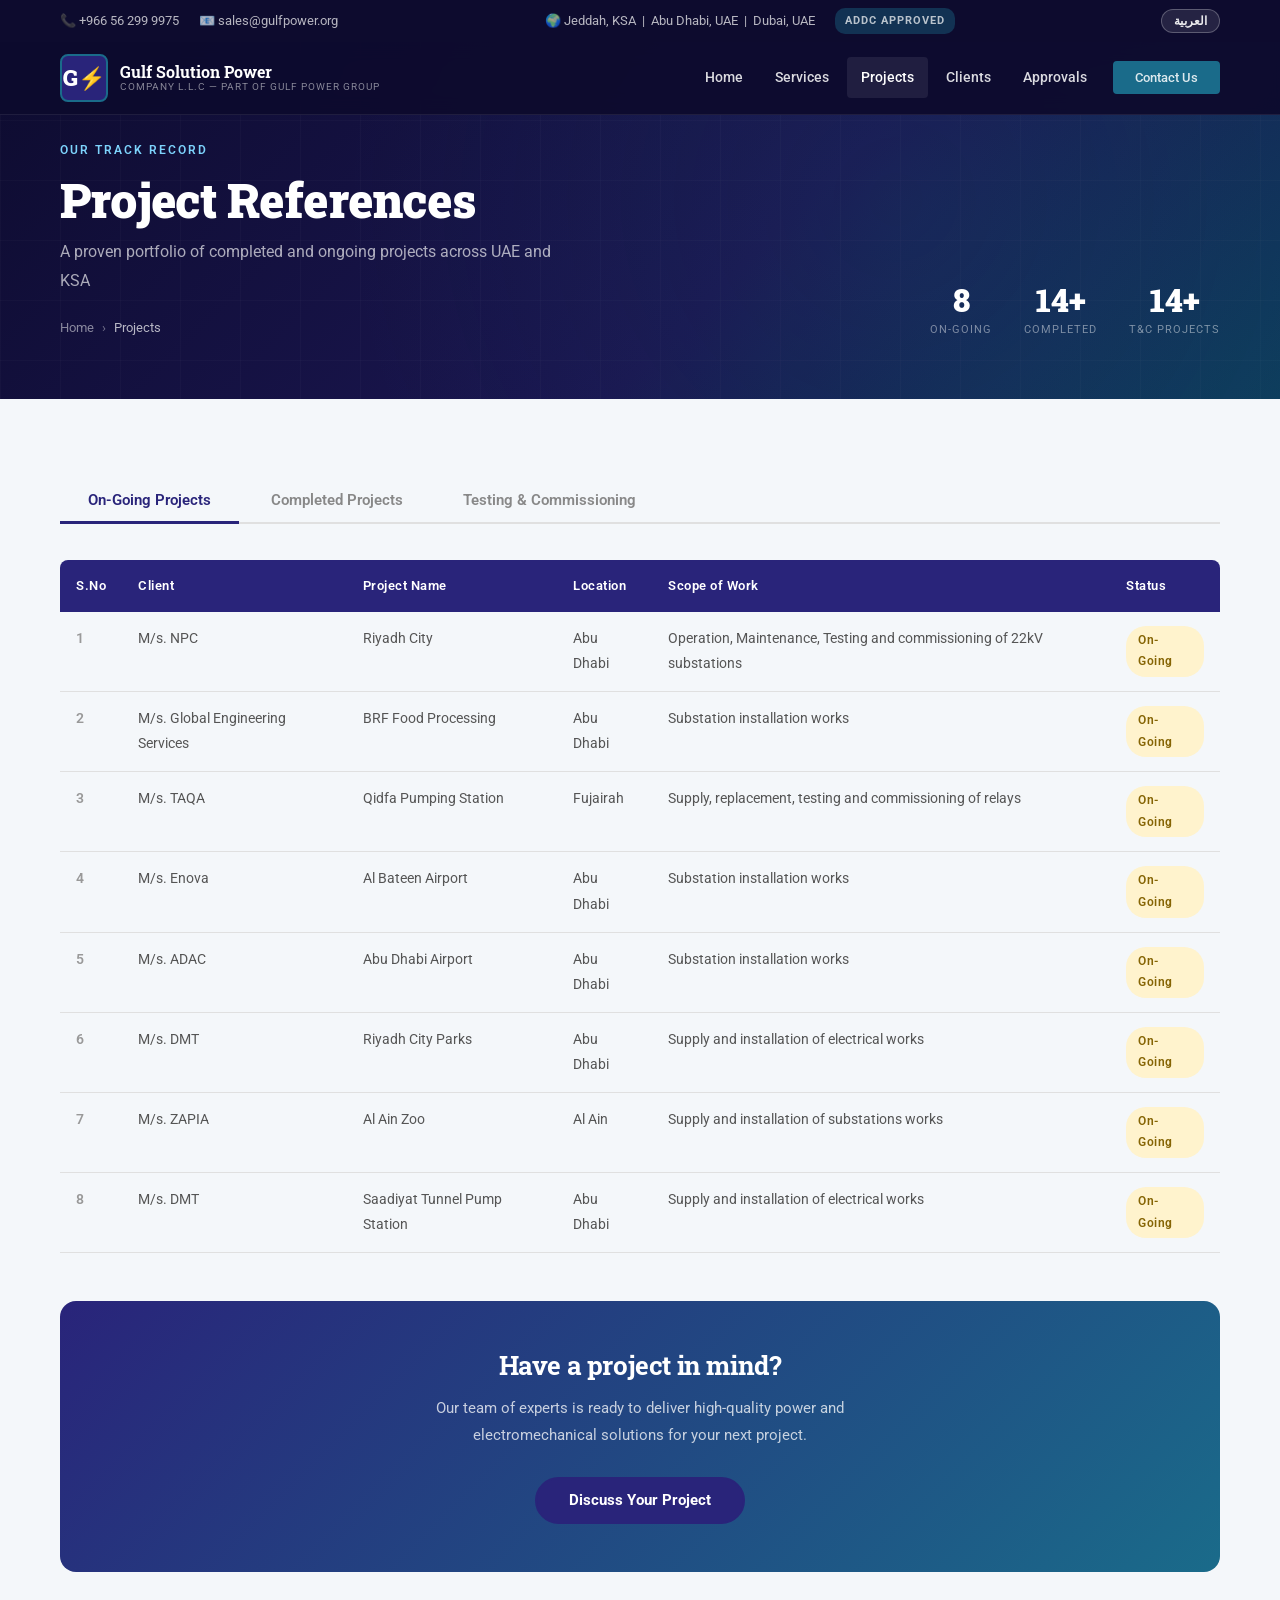
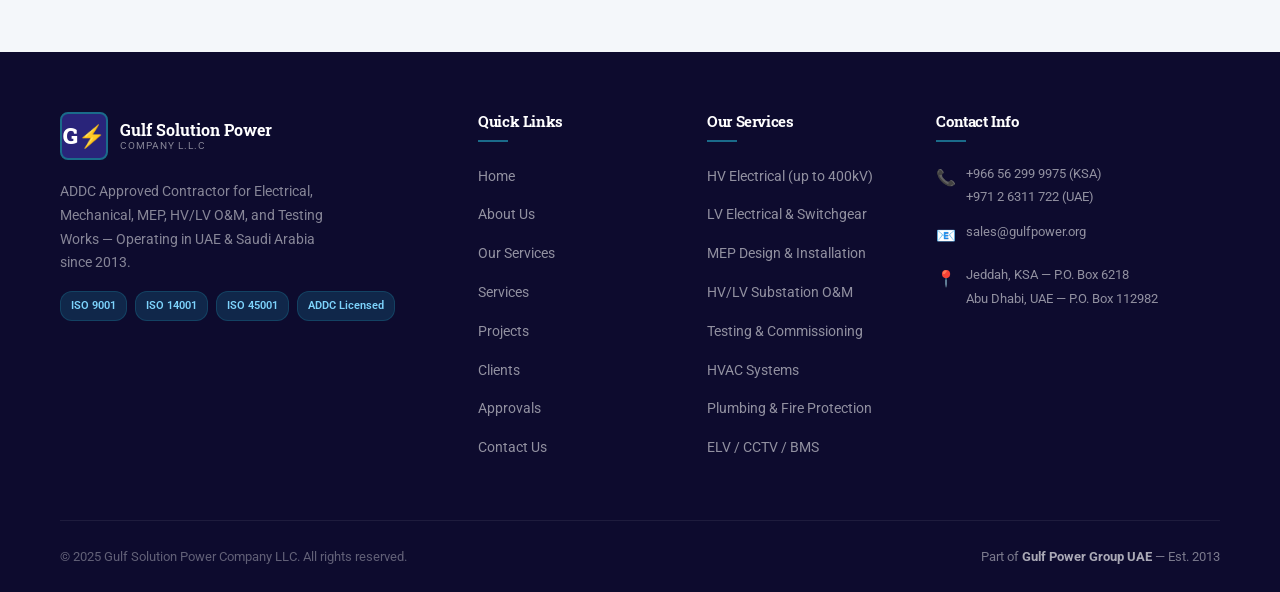
<file: projects.html>
<!DOCTYPE html>
<html lang="en">
<head>
  <meta charset="UTF-8" />
  <meta name="viewport" content="width=device-width, initial-scale=1.0" />
  <title>Projects — Gulf Solution Power Company LLC</title>
  <meta name="description" content="Project references for Gulf Solution Power Company LLC — On-Going, Completed, and Testing & Commissioning projects across UAE and KSA." />
  <link rel="preconnect" href="https://fonts.googleapis.com" />
  <link rel="preconnect" href="https://fonts.gstatic.com" crossorigin />
  <link href="https://fonts.googleapis.com/css2?family=Roboto:wght@300;400;500;700;900&family=Roboto+Slab:wght@400;600;700;900&family=Cairo:wght@400;500;600;700;900&display=swap" rel="stylesheet" />
  <link rel="stylesheet" href="assets/css/style.css" />
</head>
<body>

<!-- PAGE LOADER -->
<div id="page-loader">
  <div class="loader-inner">
    <div class="loader-logo">GULF <span>⚡</span> POWER</div>
    <div class="loader-bar"><div class="loader-bar-inner"></div></div>
  </div>
</div>

<!-- ============ HEADER ============ -->
<header id="site-header">
  <div class="header-top">
    <div class="container">
      <div class="header-top-left">
        <span>📞 +966 56 299 9975</span>
        <span>📧 sales@gulfpower.org</span>
      </div>
      <div class="header-top-right">
        <span data-i18n-html="common.topbar_location">🌍 Jeddah, KSA &nbsp;|&nbsp; Abu Dhabi, UAE &nbsp;|&nbsp; Dubai, UAE</span>
        <span data-i18n="common.topbar_badge" style="background:rgba(26,107,138,0.4);padding:3px 10px;border-radius:10px;font-size:11px;font-weight:700;letter-spacing:1px;">ADDC APPROVED</span>
      </div>
      <div class="lang-switcher-container">
          <button id="lang-toggle-btn" onclick="toggleLanguage()">العربية</button>
     </div>
    </div>
  </div>
  <div class="header-main">
    <div class="container">
      <a href="index.html" class="site-logo">
        <div class="logo-icon">G<i class="lightning">⚡</i></div>
        <div class="logo-text">
          <span class="name">Gulf Solution Power</span>
          <span class="tagline" data-i18n="common.logo_tagline">Company L.L.C — Part of Gulf Power Group</span>
        </div>
      </a>
      <nav class="main-nav">
        <ul>
          <li><a href="index.html" data-i18n="common.nav_home">Home</a></li>
          <li><a href="services.html" data-i18n="common.nav_services">Services</a></li>
          <li class="active"><a href="projects.html" data-i18n="common.nav_projects">Projects</a></li>
          <li><a href="clients.html" data-i18n="common.nav_clients">Clients</a></li>
          <li><a href="approvals.html" data-i18n="common.nav_approvals">Approvals</a></li>
          <li><a href="contact.html" class="btn btn-secondary" data-i18n="common.nav_contact">Contact Us</a></li>
        </ul>
      </nav>
      <button class="hamburger" aria-label="Open menu">
        <span></span><span></span><span></span>
      </button>
    </div>
  </div>
  <nav class="mobile-nav">
    <ul>
      <li><a href="index.html" data-i18n="common.nav_home">Home</a></li>
      <li><a href="services.html" data-i18n="common.nav_services">Services</a></li>
      <li><a href="projects.html" data-i18n="common.nav_projects">Projects</a></li>
      <li><a href="clients.html" data-i18n="common.nav_clients">Clients</a></li>
      <li><a href="approvals.html" data-i18n="common.nav_approvals">Approvals</a></li>
      <li><a href="contact.html" data-i18n="common.nav_contact">Contact Us</a></li>
    </ul>
  </nav>
</header>

<!-- ============ PAGE BANNER ============ -->
<div class="page-banner">
  <div class="page-banner-bg"></div>
  <div class="container">
    <div class="page-banner-content">
      <span class="subtitle-tag" data-i18n="projects.banner_tag">Our Track Record</span>
      <h1 data-i18n="projects.banner_title">Project References</h1>
      <p data-i18n="projects.banner_desc">A proven portfolio of completed and ongoing projects across UAE and KSA</p>
      <div class="breadcrumb">
        <a href="index.html" data-i18n="common.nav_home">Home</a>
        <span>›</span>
        <span data-i18n="common.nav_projects">Projects</span>
      </div>
    </div>
    <div class="page-banner-stats">
      <div class="banner-stat"><span class="num">8</span><span class="lbl" data-i18n="projects.stat_ongoing">On-Going</span></div>
      <div class="banner-stat"><span class="num">14+</span><span class="lbl" data-i18n="projects.stat_completed">Completed</span></div>
      <div class="banner-stat"><span class="num">14+</span><span class="lbl" data-i18n-html="projects.stat_tc">T&amp;C Projects</span></div>
    </div>
  </div>
</div>

<!-- ============ PROJECTS ============ -->
<section id="projects" class="section section-light">
  <div class="container">
    <div class="tabs fade-in">
      <button class="tab-btn active" data-tab="tab-ongoing" data-i18n="projects.tab_ongoing">On-Going Projects</button>
      <button class="tab-btn" data-tab="tab-completed" data-i18n="projects.tab_completed">Completed Projects</button>
      <button class="tab-btn" data-tab="tab-tc" data-i18n-html="projects.tab_tc">Testing &amp; Commissioning</button>
    </div>

    <!-- ON-GOING -->
    <div id="tab-ongoing" class="tab-panel active">
      <div class="table-wrap fade-in">
        <table class="projects-table">
          <thead>
            <tr>
              <th data-i18n="projects.th_sno">S.No</th>
              <th data-i18n="projects.th_client">Client</th>
              <th data-i18n="projects.th_project">Project Name</th>
              <th data-i18n="projects.th_location">Location</th>
              <th data-i18n="projects.th_scope">Scope of Work</th>
              <th data-i18n="projects.th_status">Status</th>
            </tr>
          </thead>
          <tbody>
            <tr><td>1</td><td>M/s. NPC</td><td>Riyadh City</td><td data-i18n="common.loc_abu_dhabi">Abu Dhabi</td><td data-i18n="projects.og1">Operation, Maintenance, Testing and commissioning of 22kV substations</td><td><span class="status-badge status-ongoing" data-i18n="common.status_ongoing">On-Going</span></td></tr>
            <tr><td>2</td><td>M/s. Global Engineering Services</td><td>BRF Food Processing</td><td data-i18n="common.loc_abu_dhabi">Abu Dhabi</td><td data-i18n="projects.og2">Substation installation works</td><td><span class="status-badge status-ongoing" data-i18n="common.status_ongoing">On-Going</span></td></tr>
            <tr><td>3</td><td>M/s. TAQA</td><td>Qidfa Pumping Station</td><td data-i18n="common.loc_fujairah">Fujairah</td><td data-i18n="projects.og3">Supply, replacement, testing and commissioning of relays</td><td><span class="status-badge status-ongoing" data-i18n="common.status_ongoing">On-Going</span></td></tr>
            <tr><td>4</td><td>M/s. Enova</td><td>Al Bateen Airport</td><td data-i18n="common.loc_abu_dhabi">Abu Dhabi</td><td data-i18n="projects.og4">Substation installation works</td><td><span class="status-badge status-ongoing" data-i18n="common.status_ongoing">On-Going</span></td></tr>
            <tr><td>5</td><td>M/s. ADAC</td><td>Abu Dhabi Airport</td><td data-i18n="common.loc_abu_dhabi">Abu Dhabi</td><td data-i18n="projects.og5">Substation installation works</td><td><span class="status-badge status-ongoing" data-i18n="common.status_ongoing">On-Going</span></td></tr>
            <tr><td>6</td><td>M/s. DMT</td><td>Riyadh City Parks</td><td data-i18n="common.loc_abu_dhabi">Abu Dhabi</td><td data-i18n="projects.og6">Supply and installation of electrical works</td><td><span class="status-badge status-ongoing" data-i18n="common.status_ongoing">On-Going</span></td></tr>
            <tr><td>7</td><td>M/s. ZAPIA</td><td>Al Ain Zoo</td><td data-i18n="common.loc_al_ain">Al Ain</td><td data-i18n="projects.og7">Supply and installation of substations works</td><td><span class="status-badge status-ongoing" data-i18n="common.status_ongoing">On-Going</span></td></tr>
            <tr><td>8</td><td>M/s. DMT</td><td>Saadiyat Tunnel Pump Station</td><td data-i18n="common.loc_abu_dhabi">Abu Dhabi</td><td data-i18n="projects.og8">Supply and installation of electrical works</td><td><span class="status-badge status-ongoing" data-i18n="common.status_ongoing">On-Going</span></td></tr>
          </tbody>
        </table>
      </div>
    </div>

    <!-- COMPLETED -->
    <div id="tab-completed" class="tab-panel">
      <div class="table-wrap fade-in">
        <table class="projects-table">
          <thead>
            <tr>
              <th data-i18n="projects.th_sno">S.No</th>
              <th data-i18n="projects.th_client">Client</th>
              <th data-i18n="projects.th_project">Project Name</th>
              <th data-i18n="projects.th_location">Location</th>
              <th data-i18n="projects.th_scope">Scope of Work</th>
              <th data-i18n="projects.th_status">Status</th>
            </tr>
          </thead>
          <tbody>
            <tr><td>1</td><td>Abu Dhabi Municipality / Al Ghanim Intl</td><td>Saadiyat Pump Station</td><td data-i18n="common.loc_abu_dhabi">Abu Dhabi</td><td data-i18n="projects.cp1">Complete MEP Fit-out Works</td><td><span class="status-badge status-completed" data-i18n="common.status_completed">Completed</span></td></tr>
            <tr><td>2</td><td>Modon / Ejadah</td><td>Hudayriyat Island</td><td data-i18n="common.loc_abu_dhabi">Abu Dhabi</td><td data-i18n-html="projects.cp2">MEP &amp; Civil Works</td><td><span class="status-badge status-completed" data-i18n="common.status_completed">Completed</span></td></tr>
            <tr><td>3</td><td>Majid Al Futtaim / Enova</td><td>Deira City Center</td><td data-i18n="common.loc_dubai">Dubai</td><td data-i18n="projects.cp3">Electrical Works</td><td><span class="status-badge status-completed" data-i18n="common.status_completed">Completed</span></td></tr>
            <tr><td>4</td><td>Majid Al Futtaim / Enova</td><td>Mall of Emirates</td><td data-i18n="common.loc_dubai">Dubai</td><td data-i18n="projects.cp4">Electrical Works</td><td><span class="status-badge status-completed" data-i18n="common.status_completed">Completed</span></td></tr>
            <tr><td>5</td><td>Private Island / Megatronx</td><td>Private Island</td><td data-i18n="common.loc_abu_dhabi">Abu Dhabi</td><td data-i18n="projects.cp5">MEP Works for storm water pump station</td><td><span class="status-badge status-completed" data-i18n="common.status_completed">Completed</span></td></tr>
            <tr><td>6</td><td>Abu Dhabi Municipality / Greenstone</td><td>Shakhbout Public Parks</td><td data-i18n="common.loc_abu_dhabi">Abu Dhabi</td><td data-i18n="projects.cp6">Electrical Works</td><td><span class="status-badge status-completed" data-i18n="common.status_completed">Completed</span></td></tr>
            <tr><td>7</td><td>Abu Dhabi Municipality / Greenstone</td><td>Al Falah Public Parks</td><td data-i18n="common.loc_abu_dhabi">Abu Dhabi</td><td data-i18n="projects.cp7">Electrical Works</td><td><span class="status-badge status-completed" data-i18n="common.status_completed">Completed</span></td></tr>
            <tr><td>8</td><td>Abu Dhabi Municipality / Greenstone</td><td>Al Ain Public Parks</td><td data-i18n="common.loc_al_ain">Al Ain</td><td data-i18n="projects.cp8">Electrical Works</td><td><span class="status-badge status-completed" data-i18n="common.status_completed">Completed</span></td></tr>
            <tr><td>9</td><td>Tabreed / Middle East</td><td>AD-17 Modular</td><td data-i18n="common.loc_abu_dhabi">Abu Dhabi</td><td data-i18n="projects.cp9">Electrical Works</td><td><span class="status-badge status-completed" data-i18n="common.status_completed">Completed</span></td></tr>
            <tr><td>10</td><td>Mr. Khalid Mohamed AlSuwaidi</td><td>B+G+2 Residential Villa</td><td data-i18n="common.loc_abu_dhabi">Abu Dhabi</td><td data-i18n="projects.cp10">MEP Works</td><td><span class="status-badge status-completed" data-i18n="common.status_completed">Completed</span></td></tr>
            <tr><td>11</td><td>NPC</td><td>MOPA Carport PV Plan Warehouse</td><td data-i18n="common.loc_abu_dhabi">Abu Dhabi</td><td data-i18n="projects.cp11">Electrical Works</td><td><span class="status-badge status-completed" data-i18n="common.status_completed">Completed</span></td></tr>
            <tr><td>12</td><td>Al Ghanim General Contracting</td><td>Jebel Ali Power Station</td><td data-i18n="common.loc_dubai">Dubai</td><td data-i18n-html="projects.cp12">Electrical Works — GRP Trays &amp; Junction Boxes replacement in Boilers 5,6,8</td><td><span class="status-badge status-completed" data-i18n="common.status_completed">Completed</span></td></tr>
            <tr><td>13</td><td>James L Williams ME</td><td>Al-Zorah Resort Hotel</td><td data-i18n="common.loc_ajman">Ajman</td><td data-i18n="projects.cp13">MEP Works</td><td><span class="status-badge status-completed" data-i18n="common.status_completed">Completed</span></td></tr>
            <tr><td>14</td><td>Mubadala</td><td>NYU Abu Dhabi</td><td data-i18n="common.loc_abu_dhabi">Abu Dhabi</td><td data-i18n="projects.cp14">Electrical Works</td><td><span class="status-badge status-completed" data-i18n="common.status_completed">Completed</span></td></tr>
            <tr><td>15</td><td>Mr. Khalid Mohamed AlSuwaidi</td><td>G+2 New Residential Villa</td><td data-i18n="common.loc_abu_dhabi">Abu Dhabi</td><td data-i18n="projects.cp15">MEP Works</td><td><span class="status-badge status-completed" data-i18n="common.status_completed">Completed</span></td></tr>
            <tr><td>16</td><td>Majid Al Futtaim / Enova</td><td>Deira City Center</td><td data-i18n="common.loc_dubai">Dubai</td><td data-i18n="projects.cp16">Electrical Works</td><td><span class="status-badge status-completed" data-i18n="common.status_completed">Completed</span></td></tr>
            <tr><td>17</td><td>Abu Dhabi Municipality / Greenstone</td><td>Shakhbout Public Parks</td><td data-i18n="common.loc_abu_dhabi">Abu Dhabi</td><td data-i18n="projects.cp17">Electrical Works</td><td><span class="status-badge status-completed" data-i18n="common.status_completed">Completed</span></td></tr>
            <tr><td>18</td><td>Abu Dhabi Municipality / Greenstone</td><td>Al Falah Public Parks</td><td data-i18n="common.loc_abu_dhabi">Abu Dhabi</td><td data-i18n="projects.cp18">Electrical Works</td><td><span class="status-badge status-completed" data-i18n="common.status_completed">Completed</span></td></tr>
          </tbody>
        </table>
      </div>
    </div>

    <!-- T&C -->
    <div id="tab-tc" class="tab-panel">
      <div class="table-wrap fade-in">
        <table class="projects-table">
          <thead>
            <tr>
              <th data-i18n="projects.th_sno">S.No</th>
              <th data-i18n="projects.th_project">Project Name</th>
              <th data-i18n="projects.th_location">Location</th>
              <th data-i18n="projects.th_consultant">Consultant / Contractor</th>
              <th data-i18n="projects.th_scope">Scope of Work</th>
              <th data-i18n="projects.th_status">Status</th>
            </tr>
          </thead>
          <tbody>
            <tr><td>1</td><td>A-12956.1: 220kV/33kV/11kV Remah Grid Station — DMS Integration</td><td data-i18n="common.loc_al_ain">Al Ain</td><td>AADC / SIEMENS</td><td data-i18n="projects.tc1">Modifications, Testing (DMS Signal testing) for DMS integrations</td><td><span class="status-badge status-ongoing" data-i18n="common.status_inprogress">In Progress</span></td></tr>
            <tr><td>2</td><td>Riyadh City North Phase-VI</td><td data-i18n="common.loc_abu_dhabi">Abu Dhabi</td><td>Parsons / NPC</td><td data-i18n-html="projects.tc2">Testing &amp; Commissioning of 22kV Substation Equipment — QRM-48nos, TRM-8nos, Transformers-88nos, LV panels 56nos, HV Cables 300nos, Relay Setting Study 56 S/S</td><td><span class="status-badge status-ongoing" data-i18n="common.status_inprogress">In Progress</span></td></tr>
            <tr><td>3</td><td>Riyadh City South Phase-I</td><td data-i18n="common.loc_abu_dhabi">Abu Dhabi</td><td>NPC</td><td data-i18n-html="projects.tc3">Operation and Maintenance (Monthly, Quarterly &amp; Annual) for 108 SS</td><td><span class="status-badge status-ongoing" data-i18n="common.status_inprogress">In Progress</span></td></tr>
            <tr><td>4</td><td>Hatta Power Plant</td><td data-i18n="common.loc_hatta_dubai">Hatta, Dubai</td><td>VOLTAS</td><td data-i18n-html="projects.tc4">Testing &amp; Commissioning of LV Protection Relays, CTs and Energy Meters</td><td><span class="status-badge status-ongoing" data-i18n="common.status_inprogress">In Progress</span></td></tr>
            <tr><td>5</td><td>Al Ain Zoo</td><td data-i18n="common.loc_al_ain">Al Ain</td><td>ZAPIA / IDAMA</td><td data-i18n-html="projects.tc5">Upgradations, Replacement — Supply, Installation, Testing &amp; Commissioning of 11kV panels, RMUs, Transformers, LV panels and Cables</td><td><span class="status-badge status-ongoing" data-i18n="common.status_inprogress">In Progress</span></td></tr>
            <tr><td>6</td><td>Replacement of Existing RMU and associated works</td><td data-i18n="common.loc_al_ghadeer">Al Ghadeer, Abu Dhabi</td><td>Khidmah</td><td data-i18n-html="projects.tc6">Dismantling of Existing RMU, Supply, Installation, Testing &amp; Commissioning of 11kV RMU and associated works</td><td><span class="status-badge status-completed" data-i18n="common.status_completed">Completed</span></td></tr>
            <tr><td>7</td><td>Abu Dhabi Global Market (ADGM) Square</td><td data-i18n="common.loc_abu_dhabi">Abu Dhabi</td><td>JBI / SERCO</td><td data-i18n-html="projects.tc7">Supply, Installation, Testing &amp; Commissioning of 22kV Switchgears (Siemens-NxplusC) and DC systems (AEG)</td><td><span class="status-badge status-completed" data-i18n="common.status_completed">Completed</span></td></tr>
            <tr><td>8</td><td>Ferrari Extension Phase-2</td><td data-i18n="common.loc_yas_island">Yas Island, Abu Dhabi</td><td>VOLTAS</td><td data-i18n-html="projects.tc8">Supply, Installation, Testing &amp; Commissioning of 22kV Switchgear (ABB-Unigear) and Distribution Transformers</td><td><span class="status-badge status-completed" data-i18n="common.status_completed">Completed</span></td></tr>
            <tr><td>9</td><td>Yas Mall — Extensions</td><td data-i18n="common.loc_yas_island">Yas Island, Abu Dhabi</td><td>VOLTAS</td><td data-i18n-html="projects.tc9">Supply, Installation, Testing &amp; Commissioning of LV Switchgear (Siemens)</td><td><span class="status-badge status-completed" data-i18n="common.status_completed">Completed</span></td></tr>
            <tr><td>10</td><td>New York University (Upgradation)</td><td data-i18n="common.loc_saadiyat_island">Saadiyat Island, Abu Dhabi</td><td>SERCO</td><td data-i18n-html="projects.tc10">Supply, Installation, Testing &amp; Commissioning of LV MDBs and associated Power cables works</td><td><span class="status-badge status-completed" data-i18n="common.status_completed">Completed</span></td></tr>
            <tr><td>11</td><td>Abu Dhabi Ship Building (ADSB)</td><td data-i18n="common.loc_abu_dhabi">Abu Dhabi</td><td>ADSB</td><td data-i18n-html="projects.tc11">Supply, Installation, Testing &amp; Commissioning of 400kVAR LV Capacitor Banks associated Power cables works</td><td><span class="status-badge status-completed" data-i18n="common.status_completed">Completed</span></td></tr>
            <tr><td>12</td><td>Khalidiyah Mall</td><td data-i18n="common.loc_abu_dhabi">Abu Dhabi</td><td>Khalidiyah Mall</td><td data-i18n-html="projects.tc12">Supply, Installation, Testing &amp; Commissioning of LV MDB, 25kVAR Capacitor Bank and associated Power cables works</td><td><span class="status-badge status-completed" data-i18n="common.status_completed">Completed</span></td></tr>
            <tr><td>13</td><td>Al Falah School</td><td data-i18n="common.loc_abu_dhabi">Abu Dhabi</td><td>Electro Mechnical - Siemens</td><td data-i18n-html="projects.tc13">Supply, Installation, Testing &amp; Commissioning of 22kV Switchgears (Siemens-NxplusC) and DC systems (AEG)</td><td><span class="status-badge status-completed" data-i18n="common.status_completed">Completed</span></td></tr>
            <tr><td>14</td><td>HH Ruler's Palace at Al Hail Island and Alain</td><td data-i18n-html="common.loc_alain_abudhabi">Al Ain &amp; Abu Dhabi</td><td>Yas General Trading</td><td data-i18n-html="projects.tc14">Supply, Installation, Testing &amp; Commissioning of LV MDBs, Power cables works, Existing Bus bar Modifications works</td><td><span class="status-badge status-completed" data-i18n="common.status_completed">Completed</span></td></tr>
          </tbody>
        </table>
      </div>
    </div>

    <!-- CTA -->
    <div class="projects-cta fade-in">
      <div class="projects-cta-inner">
        <h3 data-i18n="projects.cta_title">Have a project in mind?</h3>
        <p data-i18n="projects.cta_desc">Our team of experts is ready to deliver high-quality power and electromechanical solutions for your next project.</p>
        <a href="contact.html" class="btn btn-primary" data-i18n="projects.cta_btn">Discuss Your Project</a>
      </div>
    </div>
  </div>
</section>

<!-- ============ FOOTER ============ -->
<footer id="footer">
  <div class="container">
    <div class="footer-grid">
      <div class="footer-brand">
        <a href="index.html" class="site-logo">
          <div class="logo-icon">G<i class="lightning">⚡</i></div>
          <div class="logo-text">
            <span class="name">Gulf Solution Power</span>
            <span class="tagline" data-i18n="common.logo_tagline_short">Company L.L.C</span>
          </div>
        </a>
        <p data-i18n-html="common.footer_tagline">ADDC Approved Contractor for Electrical, Mechanical, MEP, HV/LV O&amp;M, and Testing Works — Operating in UAE &amp; Saudi Arabia since 2013.</p>
        <div style="margin-top:16px;display:flex;gap:8px;flex-wrap:wrap;">
          <span style="background:rgba(26,107,138,0.3);border:1px solid rgba(26,107,138,0.4);color:#7dd3fc;padding:4px 10px;border-radius:12px;font-size:11px;font-weight:600;">ISO 9001</span>
          <span style="background:rgba(26,107,138,0.3);border:1px solid rgba(26,107,138,0.4);color:#7dd3fc;padding:4px 10px;border-radius:12px;font-size:11px;font-weight:600;">ISO 14001</span>
          <span style="background:rgba(26,107,138,0.3);border:1px solid rgba(26,107,138,0.4);color:#7dd3fc;padding:4px 10px;border-radius:12px;font-size:11px;font-weight:600;">ISO 45001</span>
          <span style="background:rgba(26,107,138,0.3);border:1px solid rgba(26,107,138,0.4);color:#7dd3fc;padding:4px 10px;border-radius:12px;font-size:11px;font-weight:600;" data-i18n="home.cert_addc">ADDC Licensed</span>
        </div>
      </div>
      <div class="footer-col">
        <h4 data-i18n="common.footer_quicklinks">Quick Links</h4>
        <ul>
          <li><a href="index.html" data-i18n="common.nav_home">Home</a></li>
          <li><a href="index.html#about" data-i18n="common.footer_about">About Us</a></li>
          <li><a href="services.html" data-i18n="common.footer_our_services">Our Services</a></li>
          <li><a href="services.html" data-i18n="common.nav_services">Services</a></li>
          <li><a href="projects.html" data-i18n="common.nav_projects">Projects</a></li>
          <li><a href="clients.html" data-i18n="common.nav_clients">Clients</a></li>
          <li><a href="approvals.html" data-i18n="common.nav_approvals">Approvals</a></li>
          <li><a href="contact.html" data-i18n="common.nav_contact">Contact Us</a></li>
        </ul>
      </div>
      <div class="footer-col">
        <h4 data-i18n="common.footer_services_heading">Our Services</h4>
        <ul>
          <li><a href="index.html#services" data-i18n="common.svc_hv">HV Electrical (up to 400kV)</a></li>
          <li><a href="index.html#services" data-i18n-html="common.svc_lv">LV Electrical &amp; Switchgear</a></li>
          <li><a href="index.html#services" data-i18n-html="common.svc_mep">MEP Design &amp; Installation</a></li>
          <li><a href="index.html#services" data-i18n-html="common.svc_hvlv_om">HV/LV Substation O&amp;M</a></li>
          <li><a href="index.html#services" data-i18n-html="common.svc_testing">Testing &amp; Commissioning</a></li>
          <li><a href="index.html#services" data-i18n="common.svc_hvac">HVAC Systems</a></li>
          <li><a href="index.html#services" data-i18n-html="common.svc_plumbing">Plumbing &amp; Fire Protection</a></li>
          <li><a href="index.html#services" data-i18n="common.svc_elv">ELV / CCTV / BMS</a></li>
        </ul>
      </div>
      <div class="footer-col">
        <h4 data-i18n="common.footer_contact_heading">Contact Info</h4>
        <div class="footer-contact-item"><span class="icon">📞</span><div class="text"><a href="tel:+966562999975">+966 56 299 9975</a> (KSA)<br><a href="tel:+97126311722">+971 2 6311 722</a> (UAE)</div></div>
        <div class="footer-contact-item"><span class="icon">📧</span><div class="text"><a href="mailto:sales@gulfpower.org">sales@gulfpower.org</a></div></div>
        <div class="footer-contact-item"><span class="icon">📍</span><div class="text">Jeddah, KSA — P.O. Box 6218<br>Abu Dhabi, UAE — P.O. Box 112982</div></div>

      </div>
    </div>
    <div class="footer-bottom">
      <p data-i18n="common.footer_copyright">&copy; 2025 Gulf Solution Power Company LLC. All rights reserved.</p>
      <p class="group-info" data-i18n-html="common.footer_group_info">Part of <strong>Gulf Power Group UAE</strong> — Est. 2013</p>
    </div>
  </div>
</footer>

<button id="back-to-top" title="Back to top">↑</button>
<script src="assets/js/i18n.js"></script>
<script src="assets/js/main.js"></script>
</body>
</html>
</file>
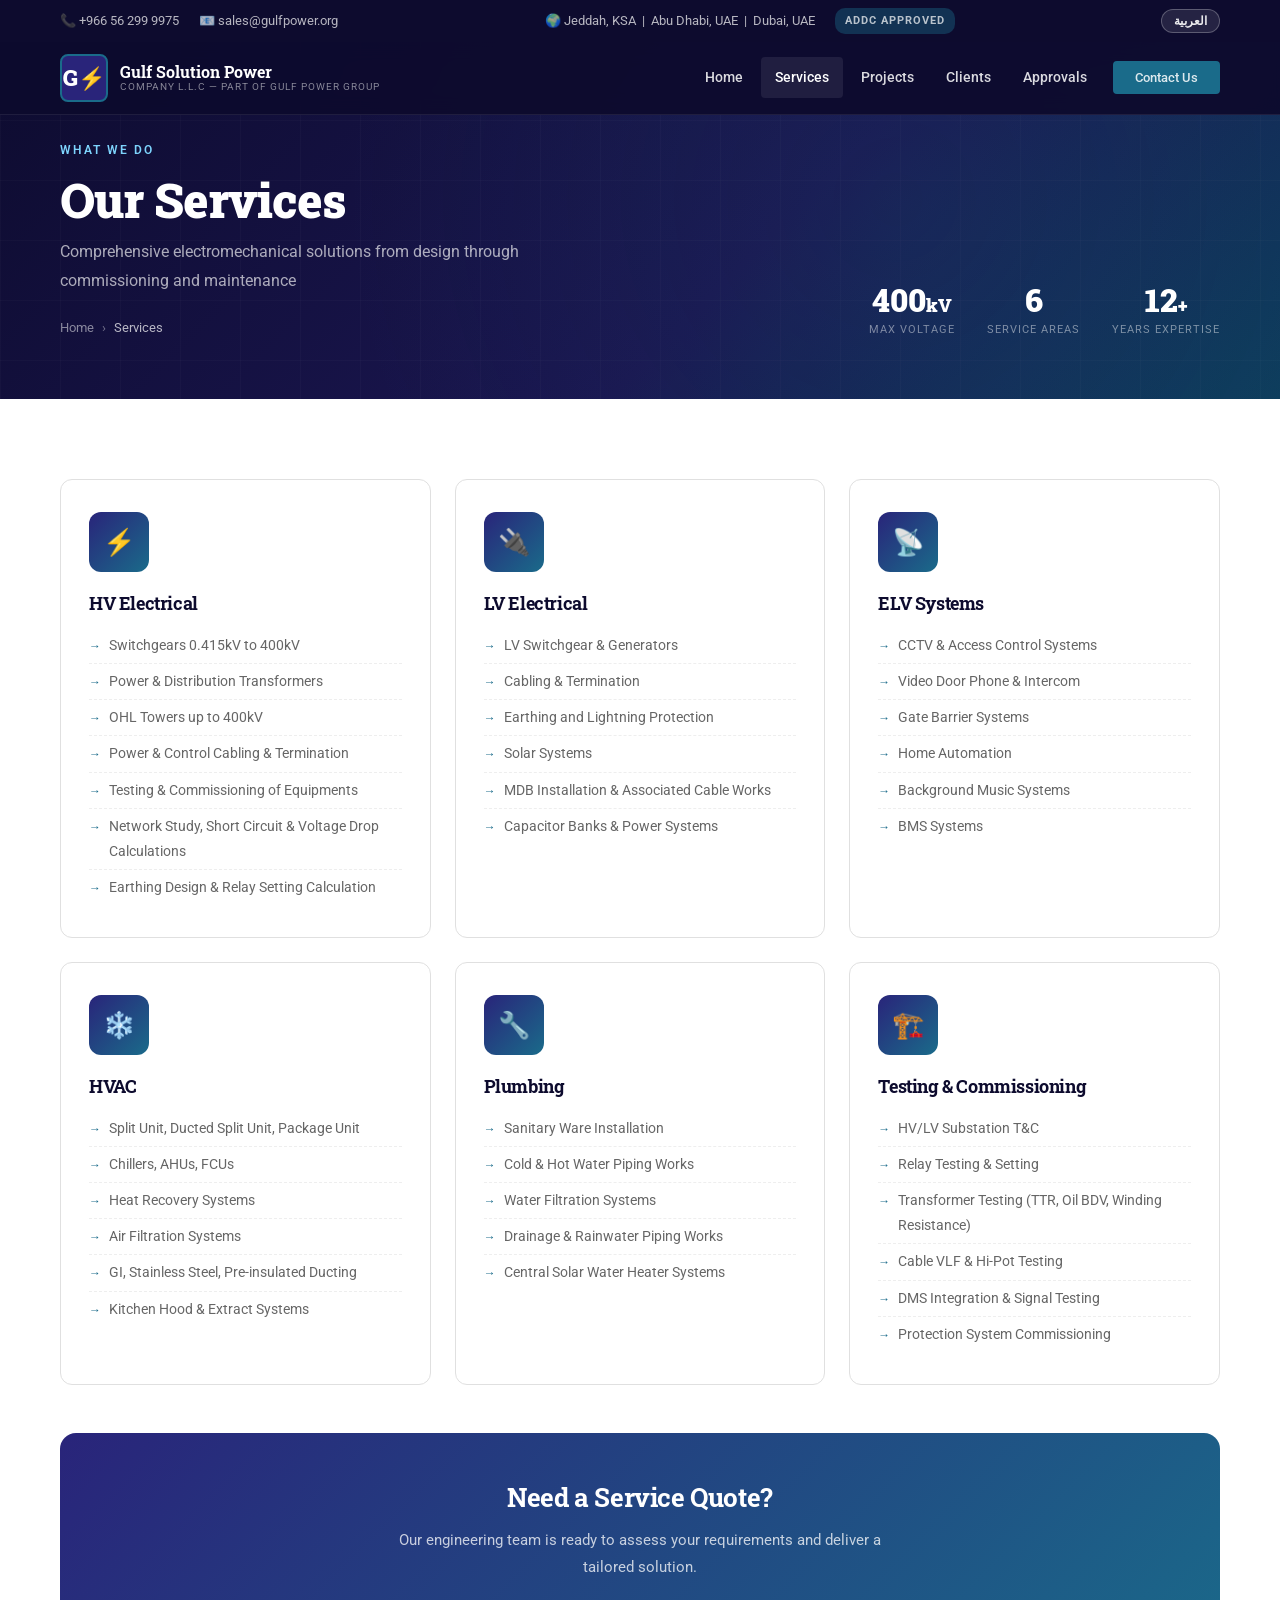
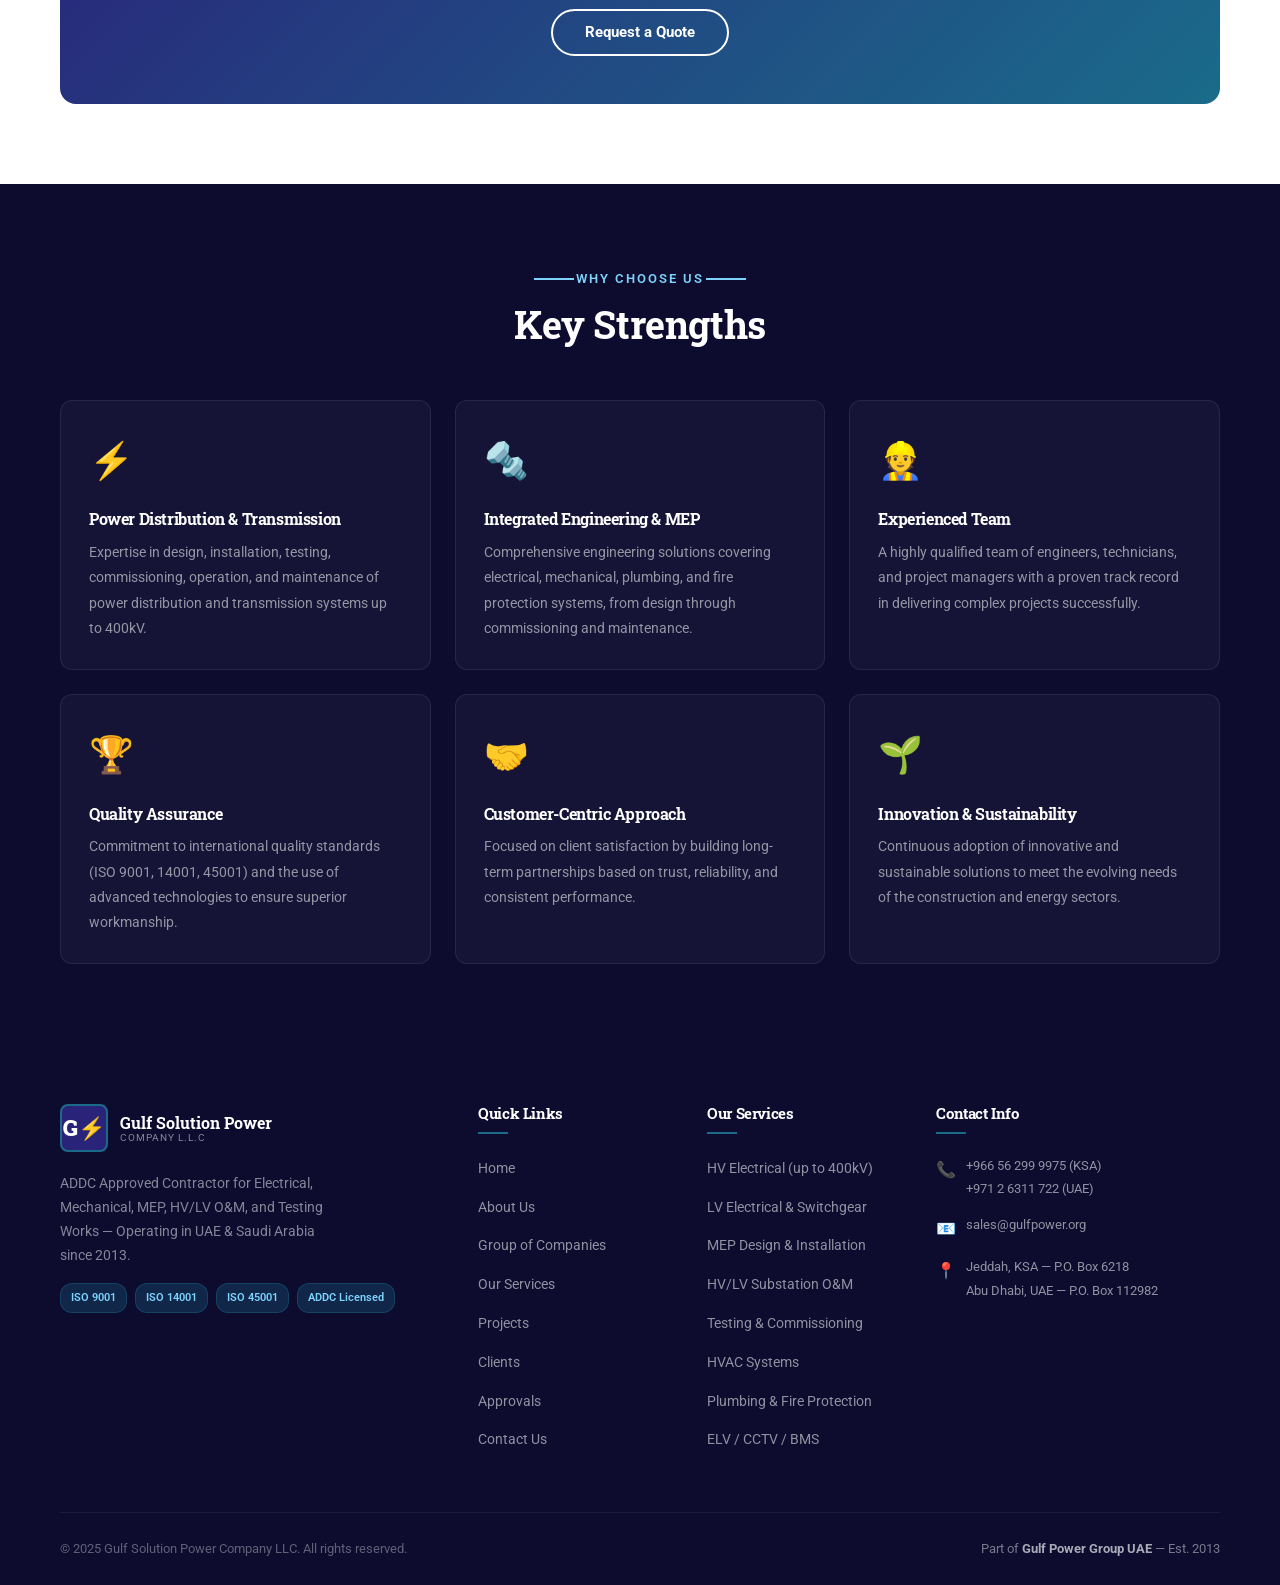
<file: services.html>
<!DOCTYPE html>
<html lang="en">
<head>
  <meta charset="UTF-8" />
  <meta name="viewport" content="width=device-width, initial-scale=1.0" />
  <title>Our Services — Gulf Solution Power Company LLC</title>
  <meta name="description" content="Comprehensive electromechanical services — HV Electrical up to 400kV, LV Electrical, ELV, HVAC, Plumbing, Testing & Commissioning." />
  <link rel="preconnect" href="https://fonts.googleapis.com" />
  <link rel="preconnect" href="https://fonts.gstatic.com" crossorigin />
  <link href="https://fonts.googleapis.com/css2?family=Roboto:wght@300;400;500;700;900&family=Roboto+Slab:wght@400;600;700;900&family=Cairo:wght@400;500;600;700;900&display=swap" rel="stylesheet" />
  <link rel="stylesheet" href="assets/css/style.css" />
</head>
<body>

<!-- PAGE LOADER -->
<div id="page-loader">
  <div class="loader-inner">
    <div class="loader-logo">GULF <span>⚡</span> POWER</div>
    <div class="loader-bar"><div class="loader-bar-inner"></div></div>
  </div>
</div>

<!-- ============ HEADER ============ -->
<header id="site-header">
  <div class="header-top">
    <div class="container">
      <div class="header-top-left">
        <span>📞 +966 56 299 9975</span>
        <span>📧 sales@gulfpower.org</span>
      </div>
      <div class="header-top-right">
        <span data-i18n-html="common.topbar_location">🌍 Jeddah, KSA &nbsp;|&nbsp; Abu Dhabi, UAE &nbsp;|&nbsp; Dubai, UAE</span>
        <span data-i18n="common.topbar_badge" style="background:rgba(26,107,138,0.4);padding:3px 10px;border-radius:10px;font-size:11px;font-weight:700;letter-spacing:1px;">ADDC APPROVED</span>
      </div>
      <div class="lang-switcher-container">
          <button id="lang-toggle-btn" onclick="toggleLanguage()">العربية</button>
     </div>
    </div>
  </div>
  <div class="header-main">
    <div class="container">
      <a href="index.html" class="site-logo">
        <div class="logo-icon">G<i class="lightning">⚡</i></div>
        <div class="logo-text">
          <span class="name">Gulf Solution Power</span>
          <span class="tagline" data-i18n="common.logo_tagline">Company L.L.C — Part of Gulf Power Group</span>
        </div>
      </a>
      <nav class="main-nav">
        <ul>
          <li><a href="index.html" data-i18n="common.nav_home">Home</a></li>
          <li class="active"><a href="services.html" data-i18n="common.nav_services">Services</a></li>
          <li><a href="projects.html" data-i18n="common.nav_projects">Projects</a></li>
          <li><a href="clients.html" data-i18n="common.nav_clients">Clients</a></li>
          <li><a href="approvals.html" data-i18n="common.nav_approvals">Approvals</a></li>
          <li><a href="contact.html" class="btn btn-secondary" data-i18n="common.nav_contact">Contact Us</a></li>
        </ul>
      </nav>
      <button class="hamburger" aria-label="Open menu">
        <span></span><span></span><span></span>
      </button>
    </div>
  </div>
  <nav class="mobile-nav">
    <ul>
      <li><a href="index.html" data-i18n="common.nav_home">Home</a></li>
      <li><a href="services.html" data-i18n="common.nav_services">Services</a></li>
      <li><a href="projects.html" data-i18n="common.nav_projects">Projects</a></li>
      <li><a href="clients.html" data-i18n="common.nav_clients">Clients</a></li>
      <li><a href="approvals.html" data-i18n="common.nav_approvals">Approvals</a></li>
      <li><a href="contact.html" data-i18n="common.nav_contact">Contact Us</a></li>
    </ul>
  </nav>
</header>

<!-- ============ PAGE BANNER ============ -->
<div class="page-banner">
  <div class="page-banner-bg"></div>
  <div class="container">
    <div class="page-banner-content">
      <span class="subtitle-tag" data-i18n="services.banner_tag">What We Do</span>
      <h1 data-i18n="services.banner_title">Our Services</h1>
      <p data-i18n="services.banner_desc">Comprehensive electromechanical solutions from design through commissioning and maintenance</p>
      <div class="breadcrumb">
        <a href="index.html" data-i18n="common.nav_home">Home</a>
        <span>›</span>
        <span data-i18n="common.nav_services">Services</span>
      </div>
    </div>
    <div class="page-banner-stats">
      <div class="banner-stat"><span class="num">400<span style="font-size:18px;">kV</span></span><span class="lbl" data-i18n="services.stat_voltage">Max Voltage</span></div>
      <div class="banner-stat"><span class="num">6</span><span class="lbl" data-i18n="services.stat_areas">Service Areas</span></div>
      <div class="banner-stat"><span class="num">12<span style="font-size:18px;">+</span></span><span class="lbl" data-i18n="services.stat_years">Years Expertise</span></div>
    </div>
  </div>
</div>

<!-- ============ SERVICES GRID ============ -->
<section id="services" class="section">
  <div class="container">
    <div class="services-grid">
      <div class="service-card fade-in">
        <div class="service-icon">⚡</div>
        <h3 data-i18n="services.c1_title">HV Electrical</h3>
        <ul>
          <li data-i18n="services.c1_li1">Switchgears 0.415kV to 400kV</li>
          <li data-i18n-html="services.c1_li2">Power &amp; Distribution Transformers</li>
          <li data-i18n="services.c1_li3">OHL Towers up to 400kV</li>
          <li data-i18n-html="services.c1_li4">Power &amp; Control Cabling &amp; Termination</li>
          <li data-i18n-html="services.c1_li5">Testing &amp; Commissioning of Equipments</li>
          <li data-i18n-html="services.c1_li6">Network Study, Short Circuit &amp; Voltage Drop Calculations</li>
          <li data-i18n-html="services.c1_li7">Earthing Design &amp; Relay Setting Calculation</li>
        </ul>
      </div>
      <div class="service-card fade-in fade-in-delay-1">
        <div class="service-icon">🔌</div>
        <h3 data-i18n="services.c2_title">LV Electrical</h3>
        <ul>
          <li data-i18n-html="services.c2_li1">LV Switchgear &amp; Generators</li>
          <li data-i18n-html="services.c2_li2">Cabling &amp; Termination</li>
          <li data-i18n="services.c2_li3">Earthing and Lightning Protection</li>
          <li data-i18n="services.c2_li4">Solar Systems</li>
          <li data-i18n-html="services.c2_li5">MDB Installation &amp; Associated Cable Works</li>
          <li data-i18n-html="services.c2_li6">Capacitor Banks &amp; Power Systems</li>
        </ul>
      </div>
      <div class="service-card fade-in fade-in-delay-2">
        <div class="service-icon">📡</div>
        <h3 data-i18n="services.c3_title">ELV Systems</h3>
        <ul>
          <li data-i18n-html="services.c3_li1">CCTV &amp; Access Control Systems</li>
          <li data-i18n-html="services.c3_li2">Video Door Phone &amp; Intercom</li>
          <li data-i18n="services.c3_li3">Gate Barrier Systems</li>
          <li data-i18n="services.c3_li4">Home Automation</li>
          <li data-i18n="services.c3_li5">Background Music Systems</li>
          <li data-i18n="services.c3_li6">BMS Systems</li>
        </ul>
      </div>
      <div class="service-card fade-in">
        <div class="service-icon">❄️</div>
        <h3 data-i18n="services.c4_title">HVAC</h3>
        <ul>
          <li data-i18n="services.c4_li1">Split Unit, Ducted Split Unit, Package Unit</li>
          <li data-i18n="services.c4_li2">Chillers, AHUs, FCUs</li>
          <li data-i18n="services.c4_li3">Heat Recovery Systems</li>
          <li data-i18n="services.c4_li4">Air Filtration Systems</li>
          <li data-i18n="services.c4_li5">GI, Stainless Steel, Pre-insulated Ducting</li>
          <li data-i18n-html="services.c4_li6">Kitchen Hood &amp; Extract Systems</li>
        </ul>
      </div>
      <div class="service-card fade-in fade-in-delay-1">
        <div class="service-icon">🔧</div>
        <h3 data-i18n="services.c5_title">Plumbing</h3>
        <ul>
          <li data-i18n="services.c5_li1">Sanitary Ware Installation</li>
          <li data-i18n-html="services.c5_li2">Cold &amp; Hot Water Piping Works</li>
          <li data-i18n="services.c5_li3">Water Filtration Systems</li>
          <li data-i18n-html="services.c5_li4">Drainage &amp; Rainwater Piping Works</li>
          <li data-i18n="services.c5_li5">Central Solar Water Heater Systems</li>
        </ul>
      </div>
      <div class="service-card fade-in fade-in-delay-2">
        <div class="service-icon">🏗️</div>
        <h3 data-i18n-html="services.c6_title">Testing &amp; Commissioning</h3>
        <ul>
          <li data-i18n-html="services.c6_li1">HV/LV Substation T&amp;C</li>
          <li data-i18n-html="services.c6_li2">Relay Testing &amp; Setting</li>
          <li data-i18n="services.c6_li3">Transformer Testing (TTR, Oil BDV, Winding Resistance)</li>
          <li data-i18n-html="services.c6_li4">Cable VLF &amp; Hi-Pot Testing</li>
          <li data-i18n-html="services.c6_li5">DMS Integration &amp; Signal Testing</li>
          <li data-i18n="services.c6_li6">Protection System Commissioning</li>
        </ul>
      </div>
    </div>

    <!-- CTA -->
    <div class="projects-cta fade-in">
      <div class="projects-cta-inner">
        <h3 data-i18n="services.cta_title">Need a Service Quote?</h3>
        <p data-i18n="services.cta_desc">Our engineering team is ready to assess your requirements and deliver a tailored solution.</p>
        <a href="contact.html" class="btn btn-outline" data-i18n="services.cta_btn">Request a Quote</a>
      </div>
    </div>
  </div>
</section>

<!-- ============ KEY STRENGTHS ============ -->
<section id="strengths" class="section section-dark">
  <div class="container">
    <div class="section-header fade-in">
      <span class="subtitle" data-i18n="services.strengths_subtitle">Why Choose Us</span>
      <h2 data-i18n="services.strengths_heading">Key Strengths</h2>
    </div>
    <div class="strengths-grid">
      <div class="strength-card fade-in"><div class="strength-icon">⚡</div><h3 data-i18n-html="services.s1_title">Power Distribution &amp; Transmission</h3><p data-i18n="services.s1_desc">Expertise in design, installation, testing, commissioning, operation, and maintenance of power distribution and transmission systems up to 400kV.</p></div>
      <div class="strength-card fade-in fade-in-delay-1"><div class="strength-icon">🔩</div><h3 data-i18n-html="services.s2_title">Integrated Engineering &amp; MEP</h3><p data-i18n="services.s2_desc">Comprehensive engineering solutions covering electrical, mechanical, plumbing, and fire protection systems, from design through commissioning and maintenance.</p></div>
      <div class="strength-card fade-in fade-in-delay-2"><div class="strength-icon">👷</div><h3 data-i18n="services.s3_title">Experienced Team</h3><p data-i18n="services.s3_desc">A highly qualified team of engineers, technicians, and project managers with a proven track record in delivering complex projects successfully.</p></div>
      <div class="strength-card fade-in"><div class="strength-icon">🏆</div><h3 data-i18n="services.s4_title">Quality Assurance</h3><p data-i18n="services.s4_desc">Commitment to international quality standards (ISO 9001, 14001, 45001) and the use of advanced technologies to ensure superior workmanship.</p></div>
      <div class="strength-card fade-in fade-in-delay-1"><div class="strength-icon">🤝</div><h3 data-i18n="services.s5_title">Customer-Centric Approach</h3><p data-i18n="services.s5_desc">Focused on client satisfaction by building long-term partnerships based on trust, reliability, and consistent performance.</p></div>
      <div class="strength-card fade-in fade-in-delay-2"><div class="strength-icon">🌱</div><h3 data-i18n-html="services.s6_title">Innovation &amp; Sustainability</h3><p data-i18n="services.s6_desc">Continuous adoption of innovative and sustainable solutions to meet the evolving needs of the construction and energy sectors.</p></div>
    </div>
  </div>
</section>

<!-- ============ FOOTER ============ -->
<footer id="footer">
  <div class="container">
    <div class="footer-grid">
      <div class="footer-brand">
        <a href="index.html" class="site-logo">
          <div class="logo-icon">G<i class="lightning">⚡</i></div>
          <div class="logo-text">
            <span class="name">Gulf Solution Power</span>
            <span class="tagline" data-i18n="common.logo_tagline_short">Company L.L.C</span>
          </div>
        </a>
        <p data-i18n-html="common.footer_tagline">ADDC Approved Contractor for Electrical, Mechanical, MEP, HV/LV O&amp;M, and Testing Works — Operating in UAE &amp; Saudi Arabia since 2013.</p>
        <div style="margin-top:16px;display:flex;gap:8px;flex-wrap:wrap;">
          <span style="background:rgba(26,107,138,0.3);border:1px solid rgba(26,107,138,0.4);color:#7dd3fc;padding:4px 10px;border-radius:12px;font-size:11px;font-weight:600;">ISO 9001</span>
          <span style="background:rgba(26,107,138,0.3);border:1px solid rgba(26,107,138,0.4);color:#7dd3fc;padding:4px 10px;border-radius:12px;font-size:11px;font-weight:600;">ISO 14001</span>
          <span style="background:rgba(26,107,138,0.3);border:1px solid rgba(26,107,138,0.4);color:#7dd3fc;padding:4px 10px;border-radius:12px;font-size:11px;font-weight:600;">ISO 45001</span>
          <span style="background:rgba(26,107,138,0.3);border:1px solid rgba(26,107,138,0.4);color:#7dd3fc;padding:4px 10px;border-radius:12px;font-size:11px;font-weight:600;" data-i18n="home.cert_addc">ADDC Licensed</span>
        </div>
      </div>
      <div class="footer-col">
        <h4 data-i18n="common.footer_quicklinks">Quick Links</h4>
        <ul>
          <li><a href="index.html" data-i18n="common.nav_home">Home</a></li>
          <li><a href="index.html#about" data-i18n="common.footer_about">About Us</a></li>
          <li><a href="index.html#group" data-i18n="common.footer_group">Group of Companies</a></li>
          <li><a href="services.html" data-i18n="common.footer_our_services">Our Services</a></li>
          <li><a href="projects.html" data-i18n="common.nav_projects">Projects</a></li>
          <li><a href="clients.html" data-i18n="common.nav_clients">Clients</a></li>
          <li><a href="approvals.html" data-i18n="common.nav_approvals">Approvals</a></li>
          <li><a href="contact.html" data-i18n="common.nav_contact">Contact Us</a></li>
        </ul>
      </div>
      <div class="footer-col">
        <h4 data-i18n="common.footer_services_heading">Our Services</h4>
        <ul>
          <li><a href="services.html" data-i18n="common.svc_hv">HV Electrical (up to 400kV)</a></li>
          <li><a href="services.html" data-i18n-html="common.svc_lv">LV Electrical &amp; Switchgear</a></li>
          <li><a href="services.html" data-i18n-html="common.svc_mep">MEP Design &amp; Installation</a></li>
          <li><a href="services.html" data-i18n-html="common.svc_hvlv_om">HV/LV Substation O&amp;M</a></li>
          <li><a href="services.html" data-i18n-html="common.svc_testing">Testing &amp; Commissioning</a></li>
          <li><a href="services.html" data-i18n="common.svc_hvac">HVAC Systems</a></li>
          <li><a href="services.html" data-i18n-html="common.svc_plumbing">Plumbing &amp; Fire Protection</a></li>
          <li><a href="services.html" data-i18n="common.svc_elv">ELV / CCTV / BMS</a></li>
        </ul>
      </div>
      <div class="footer-col">
        <h4 data-i18n="common.footer_contact_heading">Contact Info</h4>
        <div class="footer-contact-item"><span class="icon">📞</span><div class="text"><a href="tel:+966562999975">+966 56 299 9975</a> (KSA)<br><a href="tel:+97126311722">+971 2 6311 722</a> (UAE)</div></div>
        <div class="footer-contact-item"><span class="icon">📧</span><div class="text"><a href="mailto:sales@gulfpower.org">sales@gulfpower.org</a></div></div>
        <div class="footer-contact-item"><span class="icon">📍</span><div class="text">Jeddah, KSA — P.O. Box 6218<br>Abu Dhabi, UAE — P.O. Box 112982</div></div>
      </div>
    </div>
    <div class="footer-bottom">
      <p data-i18n="common.footer_copyright">&copy; 2025 Gulf Solution Power Company LLC. All rights reserved.</p>
      <p class="group-info" data-i18n-html="common.footer_group_info">Part of <strong>Gulf Power Group UAE</strong> — Est. 2013</p>
    </div>
  </div>
</footer>

<button id="back-to-top" title="Back to top">↑</button>
<script src="assets/js/i18n.js"></script>
<script src="assets/js/main.js"></script>
</body>
</html>
</file>
<file: assets/css/style.css>
/* ============================================================
   GULF SOLUTION POWER — Main Stylesheet
   Inspired by pothigai-power.com patterns
   ============================================================ */

/* 1 - CSS VARIABLES */
:root {
  --color-primary:    #29247a;   /* dark purple/navy */
  --color-secondary:  #1a6b8a;   /* teal */
  --color-accent:     #e8002d;   /* red lightning */
  --color-light:      #f4f7fa;
  --color-white:      #ffffff;
  --color-dark:       #0d0b2e;
  --color-text:       #444444;
  --color-border:     #e0e0e0;
  --scroll-bar:       0px;
  --transition:       all 0.35s ease;
  --font-main:        'Roboto', sans-serif;
  --font-heading:     'Roboto Slab', serif;
  --container-max:    1200px;
  --section-pad:      80px 0;
}

/* 2 - BASE */
*, *::before, *::after { box-sizing: border-box; }

* {
  text-rendering: optimizeLegibility;
  -webkit-font-smoothing: antialiased;
  -moz-osx-font-smoothing: grayscale;
}

html { overflow-x: hidden; scroll-behavior: smooth; }

body {
  font-family: var(--font-main);
  font-size: 16px;
  line-height: 1.8;
  color: var(--color-text);
  overflow-x: hidden;
  margin: 0;
  padding: 0;
}

h1, h2, h3, h4, h5, h6 {
  font-family: var(--font-heading);
  margin-top: 0;
  margin-bottom: 20px;
  letter-spacing: -0.4px;
  color: var(--color-dark);
  line-height: 1.3;
}

p { margin-top: 0; margin-bottom: 16px; }

a { color: var(--color-secondary); text-decoration: none; transition: var(--transition); }
a:hover { color: var(--color-primary); }

img { border: 0; max-width: 100%; height: auto; vertical-align: top; display: block; }

ul { padding-left: 20px; }

/* 3 - LAYOUT */
.container {
  width: 100%;
  max-width: var(--container-max);
  margin: 0 auto;
  padding: 0 20px;
}

.section { padding: var(--section-pad); }
.section-light { background: var(--color-light); }
.section-dark  { background: var(--color-dark); color: var(--color-white); }
.section-primary { background: var(--color-primary); color: var(--color-white); }

.row {
  display: flex;
  flex-wrap: wrap;
  margin: 0 -15px;
}
.col { padding: 0 15px; flex: 1; }
.col-6 { width: 50%; padding: 0 15px; }
.col-4 { width: 33.333%; padding: 0 15px; }
.col-3 { width: 25%; padding: 0 15px; }

/* 4 - SECTION HEADER */
.section-header {
  text-align: center;
  margin-bottom: 50px;
}
.section-header .subtitle {
  display: inline-block;
  color: var(--color-secondary);
  font-weight: 600;
  letter-spacing: 2px;
  text-transform: uppercase;
  font-size: 13px;
  margin-bottom: 10px;
  position: relative;
  padding: 0 20px;
}
.section-header .subtitle::before,
.section-header .subtitle::after {
  content: '';
  position: absolute;
  top: 50%;
  width: 40px;
  height: 2px;
  background: var(--color-secondary);
}
.section-header .subtitle::before { right: 100%; margin-right: -18px; }
.section-header .subtitle::after  { left: 100%; margin-left: -18px; }

.section-header h2 {
  font-size: 38px;
  color: var(--color-dark);
  margin-bottom: 15px;
}
.section-header p {
  max-width: 600px;
  margin: 0 auto;
  color: #666;
}
.section-dark .section-header h2,
.section-primary .section-header h2 { color: var(--color-white); }
.section-dark .section-header .subtitle,
.section-primary .section-header .subtitle { color: #7dd3fc; }
.section-dark .section-header .subtitle::before,
.section-dark .section-header .subtitle::after,
.section-primary .section-header .subtitle::before,
.section-primary .section-header .subtitle::after { background: #7dd3fc; }

/* 5 - BUTTONS */
.btn {
  display: inline-block;
  padding: 14px 32px;
  border-radius: 30px;
  font-weight: 700;
  font-size: 15px;
  line-height: 1;
  transition: var(--transition);
  cursor: pointer;
  border: 2px solid transparent;
  text-decoration: none;
}
.btn-primary {
  background: var(--color-primary);
  color: var(--color-white);
  border-color: var(--color-primary);
}
.btn-primary:hover {
  background: var(--color-secondary);
  border-color: var(--color-secondary);
  color: var(--color-white);
  box-shadow: 0 8px 20px rgba(0,0,0,0.15);
}
.btn-outline {
  background: transparent;
  color: var(--color-white);
  border-color: var(--color-white);
}
.btn-outline:hover {
  background: var(--color-white);
  color: var(--color-primary);
}
.btn-secondary {
  background: var(--color-secondary);
  color: var(--color-white);
  border-color: var(--color-secondary);
}
.btn-secondary:hover {
  background: var(--color-primary);
  border-color: var(--color-primary);
  color: var(--color-white);
}

/* 6 - PAGE LOADER */
#page-loader {
  position: fixed; top: 0; left: 0;
  width: 100%; height: 100%;
  background: var(--color-dark);
  z-index: 99999;
  display: flex; align-items: center; justify-content: center;
  transition: opacity 0.5s ease;
}
#page-loader .loader-inner {
  text-align: center;
}
#page-loader .loader-logo {
  font-size: 28px;
  font-weight: 900;
  color: white;
  margin-bottom: 20px;
  font-family: var(--font-heading);
}
#page-loader .loader-logo span { color: var(--color-accent); }
.loader-bar {
  width: 200px;
  height: 3px;
  background: rgba(255,255,255,0.2);
  border-radius: 2px;
  overflow: hidden;
  margin: 0 auto;
}
.loader-bar-inner {
  height: 100%;
  background: var(--color-secondary);
  animation: loaderAnim 1s ease-out forwards;
}
@keyframes loaderAnim {
  from { width: 0; }
  to   { width: 100%; }
}

/* 7 - HEADER / NAVBAR */
#site-header {
  position: fixed;
  top: 0; left: 0;
  width: calc(100% - var(--scroll-bar));
  z-index: 1000;
  transition: var(--transition);
}

.header-top {
  background: var(--color-dark);
  padding: 8px 0;
  font-size: 13px;
  color: rgba(255,255,255,0.7);
}
.header-top .container {
  display: flex;
  justify-content: space-between;
  align-items: center;
}
.header-top a { color: rgba(255,255,255,0.7); }
.header-top a:hover { color: var(--color-white); }
.header-top-left { display: flex; gap: 20px; align-items: center; }
.header-top-right { display: flex; gap: 20px; align-items: center; }
.header-top-right a {
  display: inline-flex;
  align-items: center;
  gap: 5px;
}

.header-main {
  background: rgba(13, 11, 46, 0.95);
  backdrop-filter: blur(10px);
  padding: 0;
  border-bottom: 1px solid rgba(255,255,255,0.08);
  transition: var(--transition);
}
.header-main .container {
  display: flex;
  align-items: center;
  justify-content: space-between;
  height: 72px;
}
#site-header.scrolled .header-main {
  background: rgba(13,11,46,0.98);
  box-shadow: 0 4px 20px rgba(0,0,0,0.3);
}

/* LOGO */
.site-logo {
  display: flex;
  align-items: center;
  gap: 12px;
  text-decoration: none;
}
.logo-icon {
  width: 48px;
  height: 48px;
  background: var(--color-primary);
  border-radius: 8px;
  display: flex;
  align-items: center;
  justify-content: center;
  font-size: 22px;
  font-weight: 900;
  color: white;
  font-family: var(--font-heading);
  border: 2px solid var(--color-secondary);
  flex-shrink: 0;
}
.logo-icon .lightning { color: var(--color-accent); font-style: normal; }
.logo-text { color: white; line-height: 1.2; }
.logo-text .name { font-size: 16px; font-weight: 700; font-family: var(--font-heading); display: block; }
.logo-text .tagline { font-size: 10px; color: rgba(255,255,255,0.5); letter-spacing: 1px; text-transform: uppercase; display: block; }

/* NAV */
.main-nav ul {
  list-style: none;
  margin: 0; padding: 0;
  display: flex;
  align-items: center;
  gap: 4px;
}
.main-nav ul li a {
  color: rgba(255,255,255,0.85);
  font-size: 14px;
  font-weight: 500;
  padding: 8px 14px;
  border-radius: 4px;
  transition: var(--transition);
  display: block;
  text-decoration: none;
}
.main-nav ul li a:hover,
.main-nav ul li.active a {
  color: white;
  background: rgba(255,255,255,0.08);
}
.main-nav ul li .btn { padding: 8px 20px; font-size: 13px; margin-left: 8px; }

/* MOBILE MENU TOGGLE */
.hamburger {
  display: none;
  flex-direction: column;
  gap: 5px;
  cursor: pointer;
  padding: 5px;
  background: none;
  border: none;
}
.hamburger span {
  display: block;
  width: 24px;
  height: 2px;
  background: white;
  transition: var(--transition);
  border-radius: 2px;
}
.hamburger.open span:nth-child(1) { transform: translateY(7px) rotate(45deg); }
.hamburger.open span:nth-child(2) { opacity: 0; }
.hamburger.open span:nth-child(3) { transform: translateY(-7px) rotate(-45deg); }

/* Mobile nav */
.mobile-nav {
  display: none;
  background: var(--color-dark);
  border-top: 1px solid rgba(255,255,255,0.1);
  padding: 16px 0;
}
.mobile-nav.open { display: block; }
.mobile-nav ul { list-style: none; margin: 0; padding: 0; }
.mobile-nav ul li a {
  display: block;
  padding: 12px 20px;
  color: rgba(255,255,255,0.8);
  font-size: 15px;
  border-bottom: 1px solid rgba(255,255,255,0.06);
  text-decoration: none;
  transition: var(--transition);
}
.mobile-nav ul li a:hover { color: white; padding-left: 28px; }

/* 8 - HERO */
#hero {
  min-height: 100vh;
  background: var(--color-dark);
  display: flex;
  align-items: center;
  position: relative;
  overflow: hidden;
  padding-top: 110px;
}
.hero-video-wrap {
  position: absolute;
  inset: 0;
  background: linear-gradient(135deg, var(--color-dark), var(--color-secondary));
  overflow: hidden;
}
.hero-video {
  position: absolute;
  inset: 0;
  width: 100%;
  height: 100%;
  object-fit: cover;
}
.hero-video-overlay {
  position: absolute;
  inset: 0;
  background: linear-gradient(120deg, rgba(13,11,46,0.9) 0%, rgba(13,11,46,0.62) 55%, rgba(26,107,138,0.4) 100%);
}
.hero-grid {
  position: absolute;
  inset: 0;
  background-image:
    linear-gradient(rgba(255,255,255,0.04) 1px, transparent 1px),
    linear-gradient(90deg, rgba(255,255,255,0.04) 1px, transparent 1px);
  background-size: 60px 60px;
  pointer-events: none;
}
#hero .container {
  position: relative;
  z-index: 2;
  display: flex;
  align-items: center;
  gap: 60px;
}
.hero-content { flex: 1; }
.hero-has-video .hero-content { max-width: 680px; }
.hero-badge {
  display: inline-flex;
  align-items: center;
  gap: 8px;
  background: rgba(255,255,255,0.1);
  border: 1px solid rgba(255,255,255,0.28);
  color: #7dd3fc;
  padding: 6px 16px;
  border-radius: 20px;
  font-size: 12px;
  letter-spacing: 1.5px;
  text-transform: uppercase;
  font-weight: 600;
  margin-bottom: 24px;
}
.hero-badge .dot {
  width: 6px; height: 6px;
  background: #7dd3fc;
  border-radius: 50%;
  animation: pulse 2s infinite;
}
@keyframes pulse {
  0%, 100% { opacity: 1; transform: scale(1); }
  50% { opacity: 0.5; transform: scale(1.3); }
}
.hero-content h1 {
  font-size: 56px;
  font-weight: 900;
  color: #ffffff;
  line-height: 1.1;
  margin-bottom: 8px;
  letter-spacing: -1px;
}
.hero-content h1 .highlight { color: #7dd3fc; }
.hero-content h1 .accent { color: var(--color-accent); }
.hero-tagline {
  font-size: 20px;
  color: rgba(255,255,255,0.75);
  margin-bottom: 24px;
  font-weight: 400;
  line-height: 1.5;
  max-width: 560px;
}
.hero-certifications {
  display: flex;
  flex-wrap: wrap;
  gap: 10px;
  margin-bottom: 36px;
}
.cert-badge {
  background: rgba(255,255,255,0.08);
  border: 1px solid rgba(255,255,255,0.2);
  color: #fff;
  padding: 6px 14px;
  border-radius: 20px;
  font-size: 12px;
  font-weight: 600;
  letter-spacing: 0.5px;
}
.hero-actions { display: flex; gap: 16px; flex-wrap: wrap; margin-bottom: 48px; }
.btn-outline-light {
  background: transparent;
  color: #fff;
  border-color: rgba(255,255,255,0.55);
}
.btn-outline-light:hover {
  background: #fff;
  color: var(--color-dark);
  border-color: #fff;
}
.hero-stats {
  display: grid;
  grid-template-columns: repeat(3, 1fr);
  gap: 20px;
  padding-top: 32px;
  border-top: 2px solid rgba(255,255,255,0.18);
}
.hero-stat { text-align: center; }
.hero-stat .number {
  display: block;
  font-size: 36px;
  font-weight: 900;
  color: #ffffff;
  font-family: var(--font-heading);
  line-height: 1;
}
.hero-stat .number span { color: #7dd3fc; }
.hero-stat .label {
  font-size: 12px;
  color: rgba(255,255,255,0.6);
  letter-spacing: 1px;
  text-transform: uppercase;
  margin-top: 4px;
  display: block;
}

/* 9 - ABOUT */
#about .about-grid {
  display: grid;
  grid-template-columns: 1fr 1fr;
  gap: 60px;
  align-items: center;
}
.about-image-wrap {
  position: relative;
  border-radius: 16px;
  overflow: hidden;
}
.about-image-placeholder {
  background: linear-gradient(135deg, var(--color-dark), var(--color-secondary));
  height: 460px;
  border-radius: 16px;
  display: flex;
  align-items: center;
  justify-content: center;
  flex-direction: column;
  gap: 16px;
  color: white;
}
.about-image-placeholder .big-gp {
  font-size: 80px;
  font-weight: 900;
  font-family: var(--font-heading);
  color: rgba(255,255,255,0.15);
  line-height: 1;
}
.about-since-badge {
  position: absolute;
  bottom: 24px;
  right: 24px;
  background: var(--color-accent);
  color: white;
  padding: 16px 20px;
  border-radius: 12px;
  text-align: center;
  font-weight: 700;
}
.about-since-badge .year { font-size: 28px; font-family: var(--font-heading); display: block; line-height: 1; }
.about-since-badge .text { font-size: 11px; letter-spacing: 1px; text-transform: uppercase; opacity: 0.9; }

.about-content .subtitle-tag {
  color: var(--color-secondary);
  font-weight: 600;
  font-size: 13px;
  letter-spacing: 2px;
  text-transform: uppercase;
  margin-bottom: 12px;
  display: block;
}
.about-content h2 { font-size: 36px; color: var(--color-dark); }
.about-content p { color: #555; }

.cert-grid {
  display: grid;
  grid-template-columns: 1fr 1fr;
  gap: 12px;
  margin-top: 24px;
}
.cert-item {
  background: var(--color-light);
  border-left: 3px solid var(--color-secondary);
  padding: 12px 16px;
  border-radius: 0 8px 8px 0;
}
.cert-item .cert-title {
  font-weight: 700;
  font-size: 13px;
  color: var(--color-dark);
  margin-bottom: 3px;
}
.cert-item .cert-desc {
  font-size: 12px;
  color: #777;
  line-height: 1.4;
  margin: 0;
}

/* 10 - GROUP TIMELINE */
#group .timeline {
  display: flex;
  align-items: flex-start;
  justify-content: center;
  gap: 0;
  position: relative;
  padding: 40px 0;
}
#group .timeline::before {
  content: '';
  position: absolute;
  top: 60px;
  left: 10%;
  right: 10%;
  height: 3px;
  background: linear-gradient(90deg, var(--color-primary), var(--color-secondary));
}
.timeline-item {
  flex: 1;
  text-align: center;
  position: relative;
  padding: 0 20px;
}
.timeline-dot {
  width: 64px; height: 64px;
  border-radius: 50%;
  background: var(--color-primary);
  border: 3px solid var(--color-secondary);
  margin: 0 auto 20px;
  display: flex;
  align-items: center;
  justify-content: center;
  font-size: 22px;
  font-weight: 900;
  color: white;
  font-family: var(--font-heading);
  position: relative;
  z-index: 2;
  transition: var(--transition);
}
.timeline-item:hover .timeline-dot {
  background: var(--color-secondary);
  transform: scale(1.1);
}
.timeline-year {
  font-size: 22px;
  font-weight: 900;
  color: var(--color-secondary);
  font-family: var(--font-heading);
  margin-bottom: 6px;
}
.timeline-name {
  font-size: 14px;
  font-weight: 700;
  color: white;
  margin-bottom: 6px;
}
.timeline-desc {
  font-size: 12px;
  color: rgba(255,255,255,0.5);
  line-height: 1.5;
}

/* 11 - SERVICES */
#services .services-grid {
  display: grid;
  grid-template-columns: repeat(3, 1fr);
  gap: 24px;
}
.service-card {
  background: white;
  border-radius: 12px;
  padding: 32px 28px;
  border: 1px solid var(--color-border);
  transition: var(--transition);
  position: relative;
  overflow: hidden;
}
.service-card::before {
  content: '';
  position: absolute;
  top: 0; left: 0;
  width: 100%; height: 4px;
  background: linear-gradient(90deg, var(--color-primary), var(--color-secondary));
  transform: scaleX(0);
  transition: var(--transition);
  transform-origin: left;
}
.service-card:hover { transform: translateY(-6px); box-shadow: 0 20px 40px rgba(0,0,0,0.1); }
.service-card:hover::before { transform: scaleX(1); }
.service-icon {
  width: 60px; height: 60px;
  background: linear-gradient(135deg, var(--color-primary), var(--color-secondary));
  border-radius: 12px;
  display: flex;
  align-items: center;
  justify-content: center;
  font-size: 26px;
  margin-bottom: 20px;
  color: white;
}
.service-card h3 { font-size: 18px; color: var(--color-dark); margin-bottom: 12px; }
.service-card ul {
  list-style: none;
  padding: 0; margin: 0;
}
.service-card ul li {
  padding: 5px 0;
  color: #666;
  font-size: 14px;
  border-bottom: 1px dashed #eee;
  display: flex;
  align-items: flex-start;
  gap: 8px;
}
.service-card ul li:last-child { border-bottom: none; }
.service-card ul li::before {
  content: '→';
  color: var(--color-secondary);
  font-size: 12px;
  flex-shrink: 0;
  margin-top: 3px;
}

/* 12 - STRENGTHS */
#strengths .strengths-grid {
  display: grid;
  grid-template-columns: repeat(3, 1fr);
  gap: 24px;
}
.strength-card {
  background: rgba(255,255,255,0.04);
  border: 1px solid rgba(255,255,255,0.08);
  border-radius: 12px;
  padding: 28px;
  transition: var(--transition);
}
.strength-card:hover {
  background: rgba(255,255,255,0.08);
  border-color: rgba(26,107,138,0.4);
  transform: translateY(-4px);
}
.strength-icon {
  font-size: 36px;
  margin-bottom: 16px;
}
.strength-card h3 {
  font-size: 16px;
  color: white;
  margin-bottom: 10px;
}
.strength-card p { font-size: 14px; color: rgba(255,255,255,0.55); margin: 0; }

/* 13 - VISION MISSION */
#vision-mission {
  background: var(--color-light);
}
.vm-grid {
  display: grid;
  grid-template-columns: 1fr 1fr 1fr;
  gap: 24px;
}
.vm-card {
  background: white;
  border-radius: 12px;
  padding: 36px 28px;
  text-align: center;
  box-shadow: 0 4px 20px rgba(0,0,0,0.05);
  transition: var(--transition);
}
.vm-card:hover { transform: translateY(-4px); box-shadow: 0 12px 30px rgba(0,0,0,0.1); }
.vm-card .vm-icon {
  width: 70px; height: 70px;
  background: linear-gradient(135deg, var(--color-primary), var(--color-secondary));
  border-radius: 50%;
  display: flex; align-items: center; justify-content: center;
  font-size: 30px;
  margin: 0 auto 20px;
  color: white;
}
.vm-card h3 { font-size: 20px; color: var(--color-dark); }
.vm-card p { font-size: 14px; color: #666; margin: 0; line-height: 1.7; }
.values-list {
  list-style: none;
  padding: 0; margin: 0;
  text-align: left;
}
.values-list li {
  padding: 8px 0;
  font-size: 14px;
  color: #555;
  border-bottom: 1px solid #f0f0f0;
  display: flex;
  align-items: center;
  gap: 10px;
}
.values-list li:last-child { border-bottom: none; }
.values-list li::before {
  content: '✓';
  color: var(--color-secondary);
  font-weight: 700;
  font-size: 14px;
  flex-shrink: 0;
}

/* 14 - PROJECTS */
#projects .tabs {
  display: flex;
  gap: 4px;
  margin-bottom: 36px;
  border-bottom: 2px solid var(--color-border);
  padding-bottom: 0;
}
.tab-btn {
  padding: 12px 28px;
  border: none;
  background: none;
  cursor: pointer;
  font-size: 15px;
  font-weight: 600;
  color: #888;
  border-bottom: 3px solid transparent;
  margin-bottom: -2px;
  transition: var(--transition);
  font-family: var(--font-main);
}
.tab-btn:hover { color: var(--color-primary); }
.tab-btn.active {
  color: var(--color-primary);
  border-bottom-color: var(--color-primary);
}
.tab-panel { display: none; }
.tab-panel.active { display: block; }

.projects-table {
  width: 100%;
  border-collapse: collapse;
  font-size: 14px;
}
.projects-table thead th {
  background: var(--color-primary);
  color: white;
  padding: 14px 16px;
  text-align: left;
  font-weight: 600;
  font-size: 13px;
  letter-spacing: 0.5px;
}
.projects-table thead th:first-child { border-radius: 8px 0 0 0; }
.projects-table thead th:last-child  { border-radius: 0 8px 0 0; }
.projects-table tbody tr {
  border-bottom: 1px solid var(--color-border);
  transition: var(--transition);
}
.projects-table tbody tr:hover { background: var(--color-light); }
.projects-table tbody td { padding: 14px 16px; color: #555; vertical-align: top; }
.projects-table tbody td:first-child { color: #999; font-weight: 600; }
.status-badge {
  display: inline-block;
  padding: 4px 12px;
  border-radius: 20px;
  font-size: 12px;
  font-weight: 600;
  letter-spacing: 0.5px;
}
.status-ongoing  { background: #fff3cd; color: #856404; }
.status-completed { background: #d1fae5; color: #065f46; }

/* 15 - CLIENTS */
#clients { background: var(--color-light); }
.clients-grid {
  display: grid;
  grid-template-columns: repeat(5, 1fr);
  gap: 16px;
}
.client-item {
  background: white;
  border: 1px solid var(--color-border);
  border-radius: 10px;
  padding: 16px;
  text-align: center;
  font-size: 13px;
  font-weight: 700;
  color: var(--color-dark);
  transition: var(--transition);
  display: flex;
  align-items: center;
  justify-content: center;
  min-height: 60px;
}
.client-item:hover {
  border-color: var(--color-secondary);
  color: var(--color-secondary);
  transform: translateY(-2px);
  box-shadow: 0 6px 16px rgba(0,0,0,0.08);
}

/* 16 - APPROVALS */
#approvals { background: #ffffff; }
.approvals-grid {
  display: grid;
  grid-template-columns: repeat(4, 1fr);
  gap: 20px;
}
.approval-card {
  background: white;
  border: 1px solid var(--color-border);
  border-radius: 12px;
  padding: 24px;
  text-align: center;
  transition: var(--transition);
  box-shadow: 0 2px 8px rgba(0,0,0,0.04);
}
.approval-card:hover {
  background: var(--color-light);
  border-color: var(--color-secondary);
  transform: translateY(-4px);
  box-shadow: 0 8px 24px rgba(0,0,0,0.08);
}
.approval-card .approval-icon {
  font-size: 36px;
  margin-bottom: 14px;
}
.approval-card h4 {
  color: var(--color-dark);
  font-size: 15px;
  margin-bottom: 8px;
}
.approval-card p {
  font-size: 12px;
  color: #666;
  margin: 0;
  line-height: 1.5;
}
.sec-vendor {
  margin-top: 40px;
  background: var(--color-light);
  border: 1px solid var(--color-border);
  border-radius: 12px;
  padding: 28px 32px;
  display: flex;
  align-items: center;
  gap: 24px;
}
.sec-vendor .sec-badge {
  background: var(--color-secondary);
  color: white;
  padding: 12px 24px;
  border-radius: 8px;
  font-weight: 700;
  font-size: 18px;
  font-family: var(--font-heading);
  white-space: nowrap;
}
.sec-vendor p {
  color: #555;
  font-size: 14px;
  margin: 0;
}
.sec-vendor strong { color: var(--color-dark); }

/* 17 - LOCATIONS */
#locations { background: var(--color-primary); }
.locations-grid {
  display: grid;
  grid-template-columns: repeat(4, 1fr);
  gap: 20px;
}
.location-card {
  background: rgba(255,255,255,0.07);
  border: 1px solid rgba(255,255,255,0.12);
  border-radius: 12px;
  padding: 28px 20px;
  text-align: center;
  transition: var(--transition);
}
.location-card:hover {
  background: rgba(255,255,255,0.12);
  transform: translateY(-4px);
}
.location-flag { font-size: 42px; margin-bottom: 12px; }
.location-card h4 { color: white; font-size: 18px; margin-bottom: 6px; }
.location-card .country { color: rgba(255,255,255,0.5); font-size: 13px; letter-spacing: 1px; text-transform: uppercase; margin-bottom: 10px; }
.location-card .desc { font-size: 13px; color: rgba(255,255,255,0.6); margin: 0; }

/* 18 - CONTACT */
#contact { background: var(--color-light); }
.contact-grid {
  display: grid;
  grid-template-columns: 1fr 1fr;
  gap: 48px;
  align-items: start;
}
.contact-info h3 { font-size: 28px; color: var(--color-dark); }
.contact-info p { color: #666; }
.contact-items { margin-top: 32px; }
.contact-item {
  display: flex;
  align-items: flex-start;
  gap: 16px;
  margin-bottom: 24px;
  padding-bottom: 24px;
  border-bottom: 1px solid var(--color-border);
}
.contact-item:last-child { border-bottom: none; }
.contact-item-icon {
  width: 48px; height: 48px;
  background: var(--color-primary);
  border-radius: 10px;
  display: flex;
  align-items: center;
  justify-content: center;
  font-size: 20px;
  flex-shrink: 0;
  color: white;
}
.contact-item-text .label {
  font-size: 12px;
  color: #999;
  letter-spacing: 1px;
  text-transform: uppercase;
  font-weight: 600;
  margin-bottom: 4px;
}
.contact-item-text .value {
  font-size: 16px;
  color: var(--color-dark);
  font-weight: 600;
}
.contact-item-text a { color: var(--color-dark); }
.contact-item-text a:hover { color: var(--color-secondary); }

.contact-form-wrap {
  background: white;
  border-radius: 16px;
  padding: 40px;
  box-shadow: 0 8px 32px rgba(0,0,0,0.06);
}
.contact-form-wrap h3 { font-size: 22px; color: var(--color-dark); margin-bottom: 24px; }
.form-group { margin-bottom: 20px; }
.form-group label { display: block; font-size: 13px; font-weight: 600; color: #555; margin-bottom: 8px; }
.form-group input,
.form-group select,
.form-group textarea {
  width: 100%;
  padding: 12px 16px;
  border: 1px solid var(--color-border);
  border-radius: 8px;
  font-size: 15px;
  font-family: var(--font-main);
  color: var(--color-dark);
  transition: var(--transition);
  outline: none;
  background: white;
}
.form-group input:focus,
.form-group select:focus,
.form-group textarea:focus {
  border-color: var(--color-secondary);
  box-shadow: 0 0 0 3px rgba(26,107,138,0.1);
}
.form-group textarea { resize: vertical; min-height: 120px; }
.form-row { display: grid; grid-template-columns: 1fr 1fr; gap: 16px; }
.form-submit { width: 100%; padding: 14px; font-size: 16px; border-radius: 8px; }

/* 19 - FOOTER */
#footer {
  background: var(--color-dark);
  padding: 60px 0 0;
  color: rgba(255,255,255,0.6);
}
.footer-grid {
  display: grid;
  grid-template-columns: 2fr 1fr 1fr 1.5fr;
  gap: 40px;
  margin-bottom: 48px;
}
.footer-brand .site-logo { margin-bottom: 20px; }
.footer-brand p { font-size: 14px; color: rgba(255,255,255,0.5); line-height: 1.7; max-width: 280px; }
.footer-col h4 { color: white; font-size: 15px; font-weight: 700; margin-bottom: 20px; position: relative; padding-bottom: 10px; }
.footer-col h4::after { content: ''; position: absolute; bottom: 0; left: 0; width: 30px; height: 2px; background: var(--color-secondary); }
.footer-col ul { list-style: none; padding: 0; margin: 0; }
.footer-col ul li { margin-bottom: 10px; }
.footer-col ul li a { color: rgba(255,255,255,0.55); font-size: 14px; transition: var(--transition); text-decoration: none; }
.footer-col ul li a:hover { color: white; padding-left: 4px; }
.footer-contact-item { display: flex; gap: 10px; margin-bottom: 12px; align-items: flex-start; }
.footer-contact-item .icon { color: var(--color-secondary); font-size: 16px; margin-top: 2px; flex-shrink: 0; }
.footer-contact-item .text { font-size: 13px; color: rgba(255,255,255,0.55); }
.footer-contact-item .text a { color: rgba(255,255,255,0.55); text-decoration: none; }
.footer-contact-item .text a:hover { color: white; }
.footer-bottom {
  border-top: 1px solid rgba(255,255,255,0.07);
  padding: 24px 0;
  display: flex;
  justify-content: space-between;
  align-items: center;
  font-size: 13px;
}
.footer-bottom p { margin: 0; color: rgba(255,255,255,0.35); }
.footer-bottom .group-info { color: rgba(255,255,255,0.45); }
.footer-bottom strong { color: rgba(255,255,255,0.65); }

/* 20 - BACK TO TOP */
#back-to-top {
  position: fixed;
  bottom: 32px;
  right: 32px;
  width: 48px; height: 48px;
  background: var(--color-primary);
  color: white;
  border: none;
  border-radius: 50%;
  cursor: pointer;
  font-size: 18px;
  display: none;
  align-items: center;
  justify-content: center;
  z-index: 999;
  transition: var(--transition);
  box-shadow: 0 4px 16px rgba(0,0,0,0.3);
}
#back-to-top:hover { background: var(--color-secondary); transform: translateY(-3px); }
#back-to-top.visible { display: flex; }

/* 21 - ANIMATIONS */
.fade-in {
  opacity: 0;
  transform: translateY(30px);
  transition: opacity 0.6s ease, transform 0.6s ease;
}
.fade-in.visible {
  opacity: 1;
  transform: translateY(0);
}
.fade-in-delay-1 { transition-delay: 0.1s; }
.fade-in-delay-2 { transition-delay: 0.2s; }
.fade-in-delay-3 { transition-delay: 0.3s; }

/* 22 - PAGE BANNER (inner pages) */
.page-banner {
  background: linear-gradient(135deg, var(--color-dark) 0%, #1a1650 60%, #0d3d5c 100%);
  padding: 140px 0 60px;
  position: relative;
  overflow: hidden;
}
.page-banner-bg {
  position: absolute;
  inset: 0;
  background-image:
    radial-gradient(circle at 70% 50%, rgba(26,107,138,0.12) 0%, transparent 60%),
    linear-gradient(rgba(255,255,255,0.02) 1px, transparent 1px),
    linear-gradient(90deg, rgba(255,255,255,0.02) 1px, transparent 1px);
  background-size: auto, 60px 60px, 60px 60px;
  pointer-events: none;
}
.page-banner .container {
  position: relative;
  z-index: 2;
  display: flex;
  align-items: flex-end;
  justify-content: space-between;
  gap: 40px;
}
.page-banner-content { flex: 1; }
.page-banner-content .subtitle-tag {
  color: #7dd3fc;
  font-weight: 600;
  font-size: 12px;
  letter-spacing: 2px;
  text-transform: uppercase;
  margin-bottom: 12px;
  display: block;
}
.page-banner-content h1 {
  font-size: 48px;
  font-weight: 900;
  color: white;
  margin-bottom: 12px;
  letter-spacing: -1px;
  line-height: 1.1;
}
.page-banner-content p {
  color: rgba(255,255,255,0.65);
  font-size: 16px;
  margin-bottom: 20px;
  max-width: 500px;
}
.breadcrumb {
  display: flex;
  align-items: center;
  gap: 8px;
  font-size: 13px;
  color: rgba(255,255,255,0.4);
}
.breadcrumb a { color: rgba(255,255,255,0.5); text-decoration: none; }
.breadcrumb a:hover { color: white; }
.breadcrumb span:last-child { color: rgba(255,255,255,0.7); }
.page-banner-stats {
  display: flex;
  gap: 32px;
  flex-shrink: 0;
}
.banner-stat { text-align: center; }
.banner-stat .num {
  display: block;
  font-size: 32px;
  font-weight: 900;
  color: white;
  font-family: var(--font-heading);
  line-height: 1;
}
.banner-stat .lbl {
  font-size: 11px;
  color: rgba(255,255,255,0.45);
  letter-spacing: 1px;
  text-transform: uppercase;
  margin-top: 4px;
  display: block;
}

/* 23 - TABLE WRAP */
.table-wrap { overflow-x: auto; }

/* 24 - PROJECTS CTA */
.projects-cta {
  margin-top: 48px;
  text-align: center;
}
.projects-cta-inner {
  background: linear-gradient(135deg, var(--color-primary), var(--color-secondary));
  border-radius: 16px;
  padding: 48px 40px;
  color: white;
}
.projects-cta-inner h3 { color: white; font-size: 26px; margin-bottom: 12px; }
.projects-cta-inner p { color: rgba(255,255,255,0.75); font-size: 15px; margin-bottom: 28px; max-width: 500px; margin-left: auto; margin-right: auto; }

/* 25 - CLIENTS CATEGORIES */
.clients-category { margin-bottom: 48px; }
.clients-cat-title {
  font-size: 18px;
  font-weight: 700;
  color: var(--color-dark);
  margin-bottom: 20px;
  padding-bottom: 10px;
  border-bottom: 2px solid var(--color-border);
  display: flex;
  align-items: center;
  gap: 10px;
}
.clients-cat-title::before {
  content: '';
  width: 4px; height: 20px;
  background: var(--color-secondary);
  border-radius: 2px;
  display: inline-block;
}
.client-sub {
  display: block;
  font-size: 10px;
  color: #999;
  font-weight: 400;
  margin-top: 2px;
}

/* 26 - OFFICE CARDS */
.contact-offices {
  display: grid;
  grid-template-columns: repeat(3, 1fr);
  gap: 24px;
  margin-bottom: 0;
}
.office-card {
  background: white;
  border: 1px solid var(--color-border);
  border-radius: 16px;
  padding: 32px 28px;
  box-shadow: 0 4px 20px rgba(0,0,0,0.05);
  transition: var(--transition);
}
.office-card:hover { transform: translateY(-4px); box-shadow: 0 12px 32px rgba(0,0,0,0.1); }
.office-flag { font-size: 42px; margin-bottom: 16px; }
.office-card h3 { font-size: 20px; color: var(--color-dark); margin-bottom: 4px; }
.office-label { font-size: 13px; color: var(--color-secondary); font-weight: 600; margin-bottom: 20px; }
.office-details { display: flex; flex-direction: column; gap: 12px; }
.office-detail { display: flex; gap: 10px; align-items: flex-start; font-size: 14px; color: #555; }
.od-icon { font-size: 16px; flex-shrink: 0; margin-top: 1px; }
.office-detail a { color: var(--color-primary); font-weight: 600; }
.office-detail a:hover { color: var(--color-secondary); }

/* 27 - APPROVAL DETAILS */
.approval-card-lg {
  grid-column: span 1;
  text-align: left;
}
.approval-list {
  list-style: none;
  padding: 0; margin: 0;
}
.approval-list li {
  padding: 5px 0;
  font-size: 13px;
  color: #555;
  border-bottom: 1px solid var(--color-border);
  display: flex;
  align-items: flex-start;
  gap: 8px;
}
.approval-list li:last-child { border-bottom: none; }
.approval-list li::before {
  content: '✓';
  color: var(--color-secondary);
  font-weight: 700;
  font-size: 12px;
  flex-shrink: 0;
  margin-top: 1px;
}
.approval-meta {
  margin-top: 14px;
  padding: 8px 12px;
  background: var(--color-light);
  border-radius: 6px;
  font-size: 11px;
  color: #888;
  letter-spacing: 0.3px;
}

/* 22 - RESPONSIVE */
@media (max-width: 1100px) {
  .hero-content h1 { font-size: 44px; }
  #services .services-grid { grid-template-columns: 1fr 1fr; }
  .footer-grid { grid-template-columns: 1fr 1fr; }
  .approvals-grid { grid-template-columns: 1fr 1fr; }
  .clients-grid { grid-template-columns: repeat(4, 1fr); }
  #group .timeline::before { display: none; }
}

@media (max-width: 1100px) {
  .contact-offices { grid-template-columns: 1fr 1fr; }
}

@media (max-width: 900px) {
  .page-banner .container { flex-direction: column; align-items: flex-start; }
  .page-banner-stats { align-self: flex-start; }
  .page-banner-content h1 { font-size: 36px; }
  .contact-offices { grid-template-columns: 1fr; }
  .approvals-grid[style*="grid-template-columns:repeat(3"] { grid-template-columns: 1fr 1fr !important; }
}

@media (max-width: 900px) {
  #hero .container { flex-direction: column; text-align: center; }
  .hero-certifications { justify-content: center; }
  .hero-actions { justify-content: center; }
  #about .about-grid { grid-template-columns: 1fr; }
  .vm-grid { grid-template-columns: 1fr; }
  .locations-grid { grid-template-columns: 1fr 1fr; }
  .contact-grid { grid-template-columns: 1fr; }
  .main-nav { display: none; }
  .hamburger { display: flex; }
  #group .timeline { flex-direction: column; align-items: center; gap: 32px; }
  .timeline-item { max-width: 240px; }
}

@media (max-width: 768px) {
  .page-banner-content h1 { font-size: 28px; }
  .page-banner-stats { gap: 20px; }
  .banner-stat .num { font-size: 24px; }
  .clients-grid { grid-template-columns: repeat(2, 1fr); }
  .approvals-grid[style*="grid-template-columns:repeat(3"] { grid-template-columns: 1fr !important; }
  :root { --section-pad: 60px 0; }
  .section-header h2 { font-size: 28px; }
  .hero-content h1 { font-size: 34px; }
  .hero-stats { grid-template-columns: 1fr 1fr; }
  #services .services-grid { grid-template-columns: 1fr; }
  .clients-grid { grid-template-columns: repeat(3, 1fr); }
  .footer-grid { grid-template-columns: 1fr; }
  .projects-table { font-size: 12px; }
  .projects-table thead th, .projects-table tbody td { padding: 10px 12px; }
  .strengths-grid { grid-template-columns: 1fr 1fr; }
  .cert-grid { grid-template-columns: 1fr; }
  .form-row { grid-template-columns: 1fr; }
  .sec-vendor { flex-direction: column; text-align: center; }
}

@media (max-width: 480px) {
  .hero-content h1 { font-size: 28px; }
  .hero-stats { grid-template-columns: 1fr; gap: 16px; }
  .clients-grid { grid-template-columns: repeat(2, 1fr); }
  .strengths-grid { grid-template-columns: 1fr; }
  .approvals-grid { grid-template-columns: 1fr; }
  .locations-grid { grid-template-columns: 1fr; }
  .contact-form-wrap { padding: 24px; }
  .header-top { display: none; }
}

/* 28 - LANGUAGE SWITCHER */
.lang-switcher-container { display: flex; align-items: center; }
#lang-toggle-btn {
  background: rgba(255,255,255,0.1);
  border: 1px solid rgba(255,255,255,0.25);
  color: rgba(255,255,255,0.9);
  font-family: var(--font-main);
  font-size: 12px;
  font-weight: 600;
  padding: 4px 12px;
  border-radius: 12px;
  cursor: pointer;
  transition: var(--transition);
}
#lang-toggle-btn:hover { background: rgba(255,255,255,0.2); color: white; }

/* 29 - RTL (ARABIC) SUPPORT */
html[dir="rtl"] body {
  font-family: 'Cairo', var(--font-main);
}
html[dir="rtl"] h1,
html[dir="rtl"] h2,
html[dir="rtl"] h3,
html[dir="rtl"] h4,
html[dir="rtl"] h5,
html[dir="rtl"] h6,
html[dir="rtl"] .logo-text .name,
html[dir="rtl"] .timeline-year,
html[dir="rtl"] .about-since-badge .year,
html[dir="rtl"] .loader-logo,
html[dir="rtl"] .sec-badge {
  font-family: 'Cairo', var(--font-heading);
}

/* generic list bullets: flip padding side */
html[dir="rtl"] ul { padding-left: 0; padding-right: 20px; }

/* header top bar badge margin */
html[dir="rtl"] .main-nav ul li .btn { margin-left: 0; margin-right: 8px; }

/* mobile nav hover indent */
html[dir="rtl"] .mobile-nav ul li a:hover { padding-left: 20px; padding-right: 28px; }

/* footer link hover nudge + underline accent */
html[dir="rtl"] .footer-col ul li a:hover { padding-left: 0; padding-right: 4px; }
html[dir="rtl"] .footer-col h4::after { left: auto; right: 0; }

/* section header decorative rule swap */
html[dir="rtl"] .section-header .subtitle::before { right: auto; left: 100%; margin-right: 0; margin-left: -18px; }
html[dir="rtl"] .section-header .subtitle::after { left: auto; right: 100%; margin-left: 0; margin-right: -18px; }

/* floating / absolutely positioned corners */
html[dir="rtl"] .about-since-badge { right: auto; left: 24px; }
html[dir="rtl"] #back-to-top { right: auto; left: 32px; }

/* explicit text-align overrides (don't follow `direction` automatically) */
html[dir="rtl"] .projects-table thead th,
html[dir="rtl"] .projects-table tbody td { text-align: right; }
html[dir="rtl"] .approval-card-lg,
html[dir="rtl"] .values-list { text-align: right; }

/* directional arrow glyphs */
html[dir="rtl"] .service-card ul li::before { content: '←'; }

/* breadcrumb separator mirrors visually via flex row already; keep chevron symmetric */
html[dir="rtl"] .breadcrumb span:first-of-type { transform: scaleX(-1); display: inline-block; }

@media (max-width: 900px) {
  html[dir="rtl"] #hero .container { text-align: center; }
}
</file>
